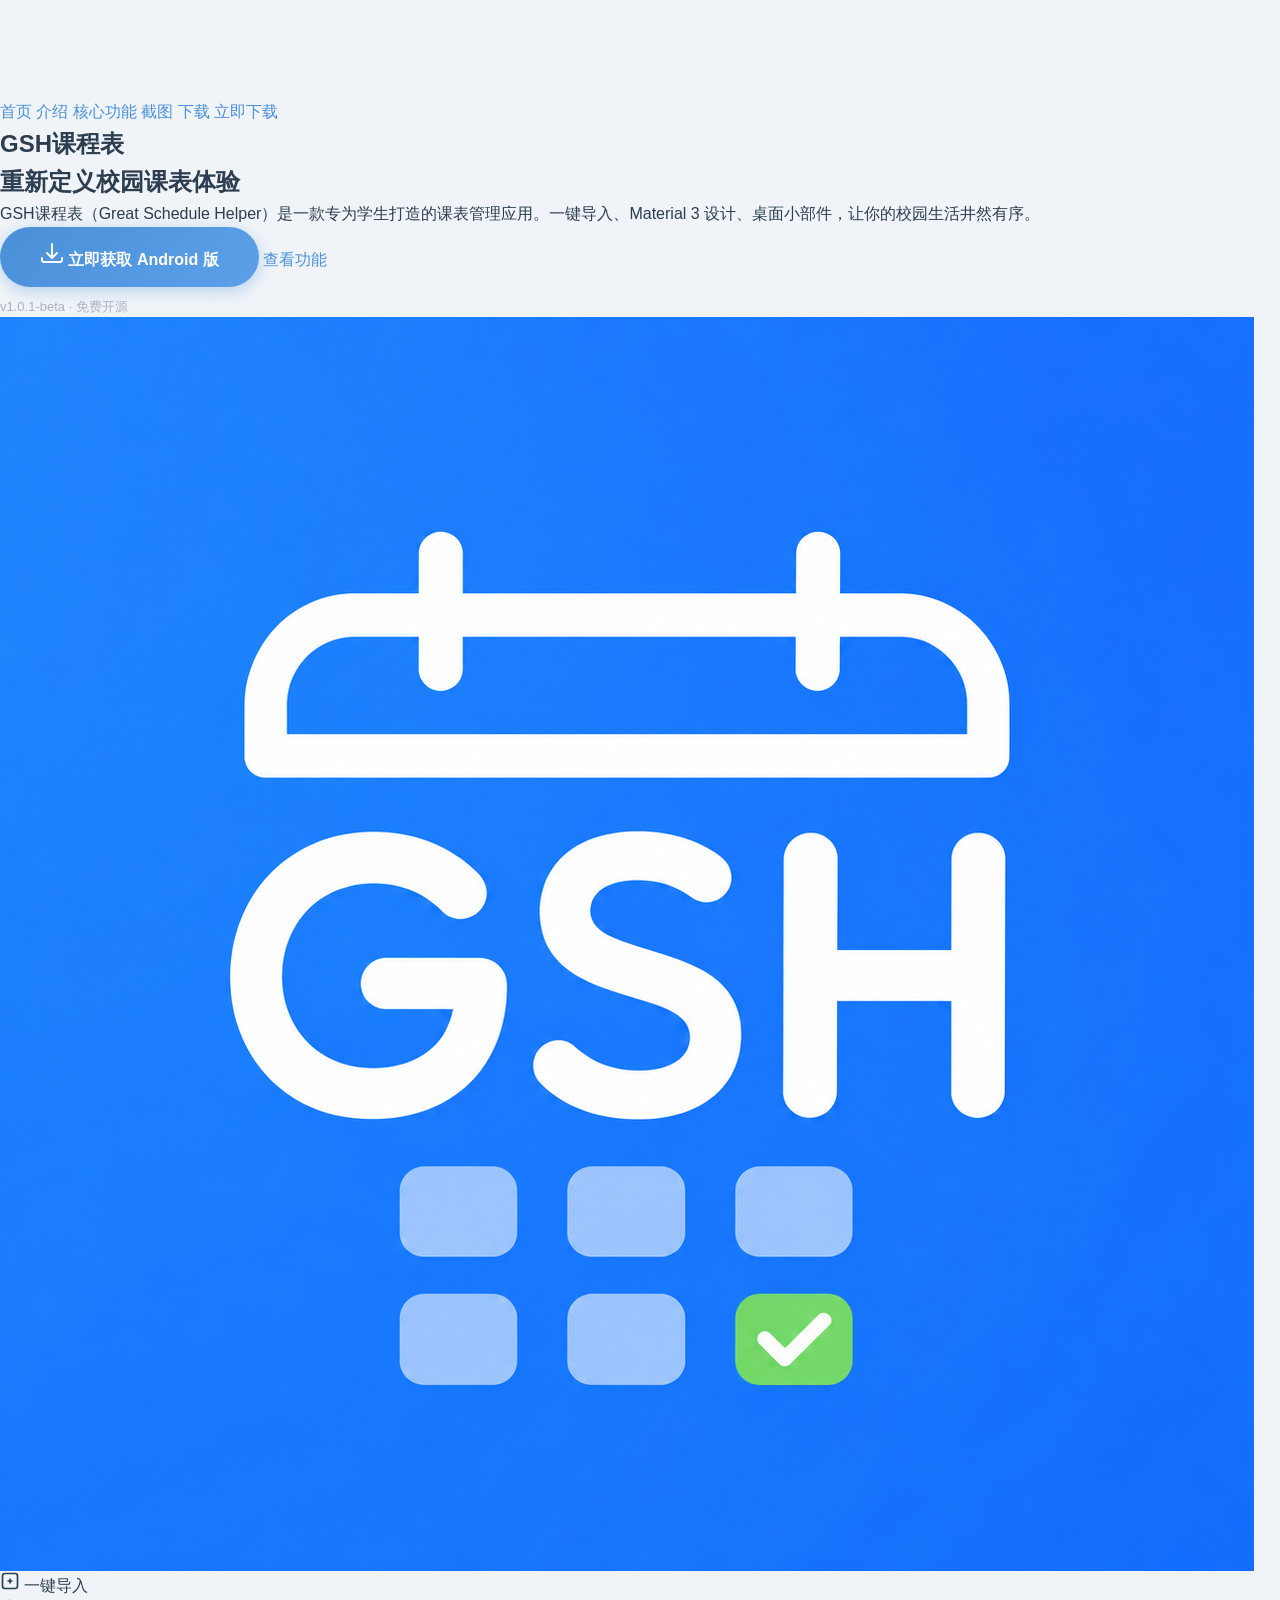
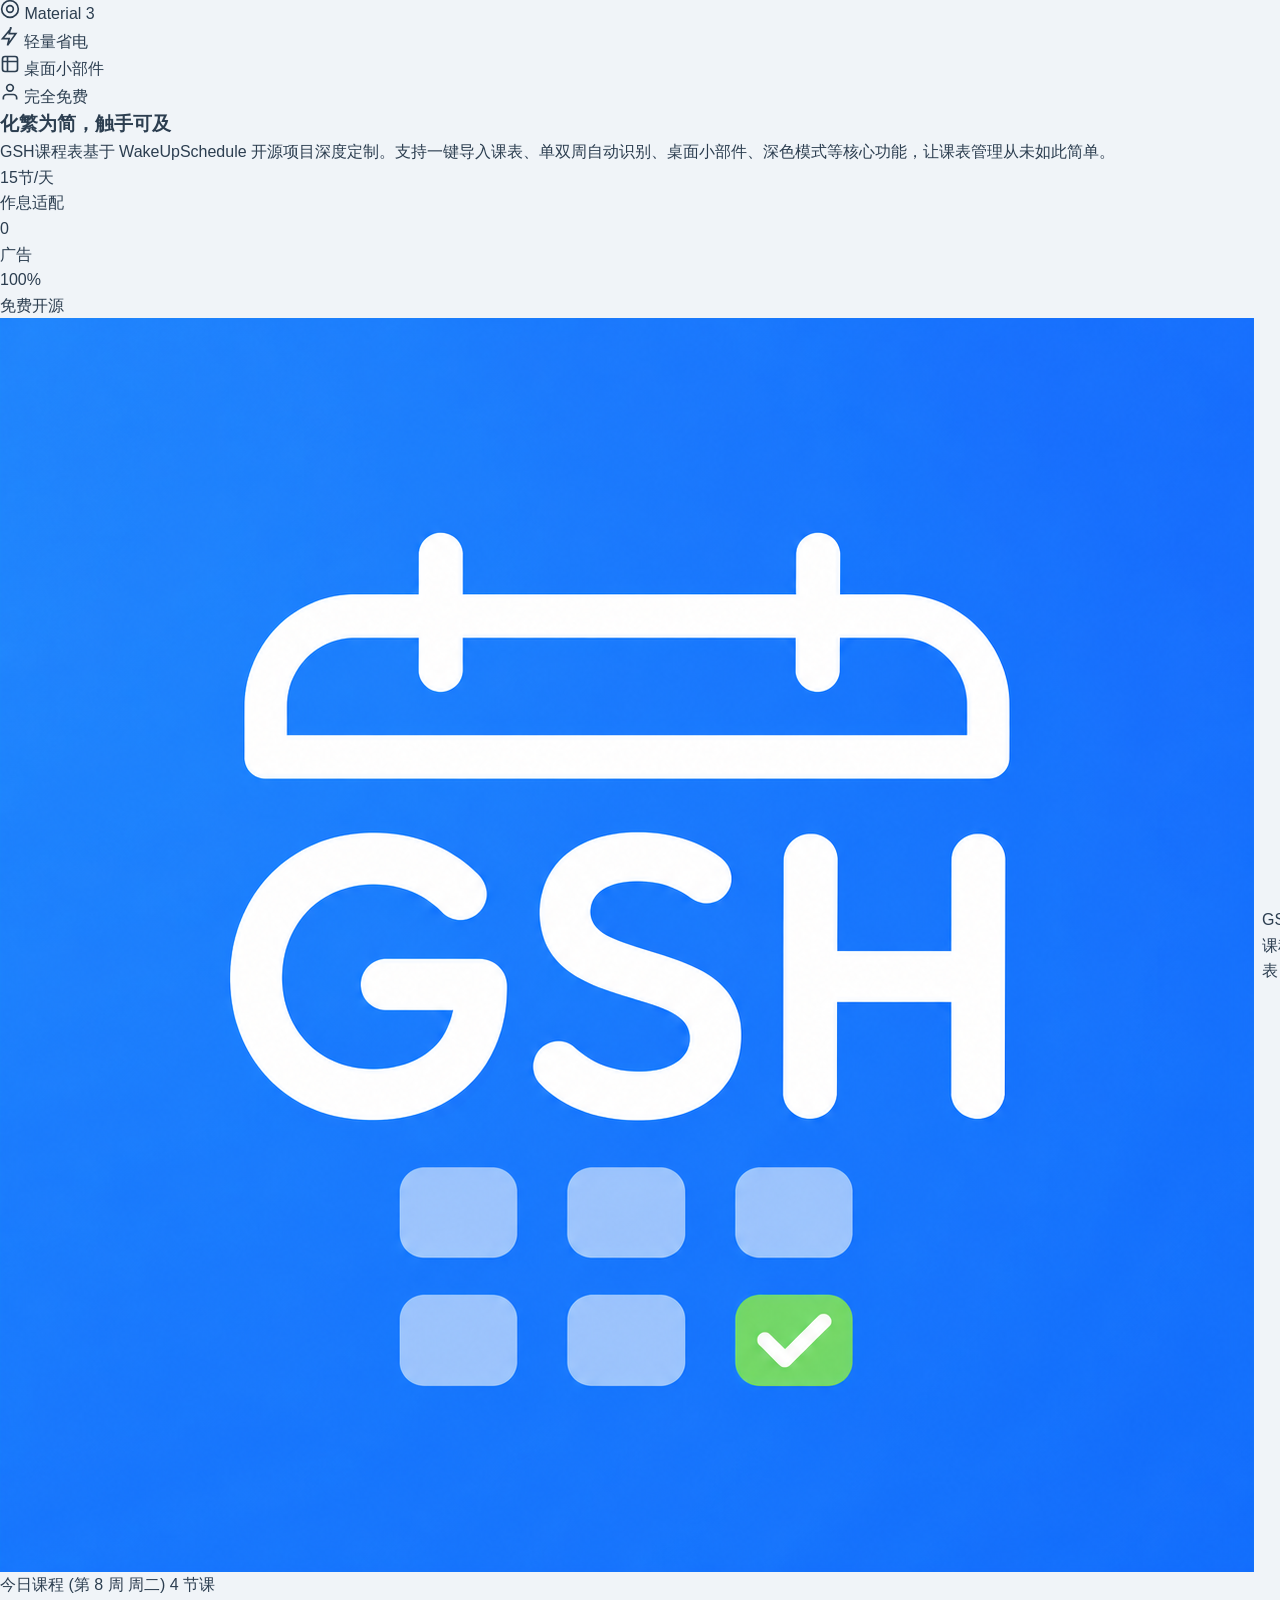
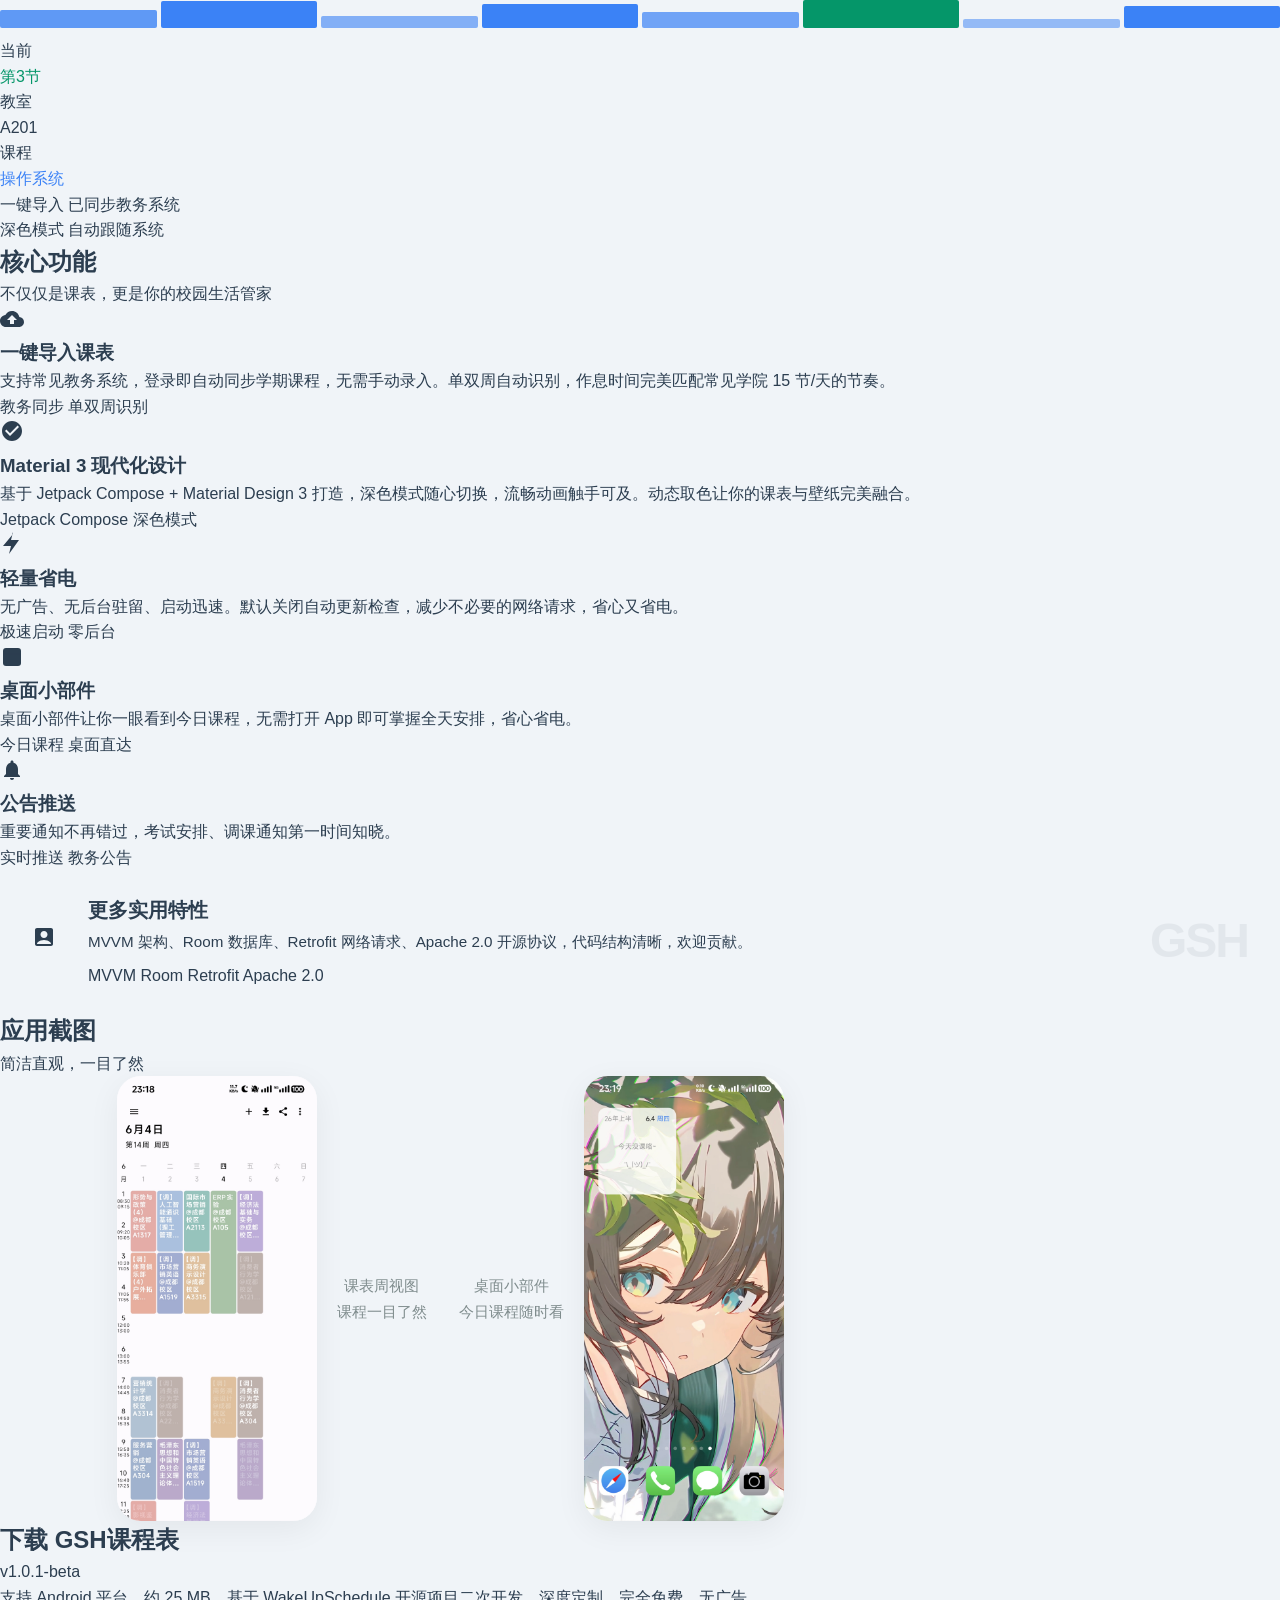
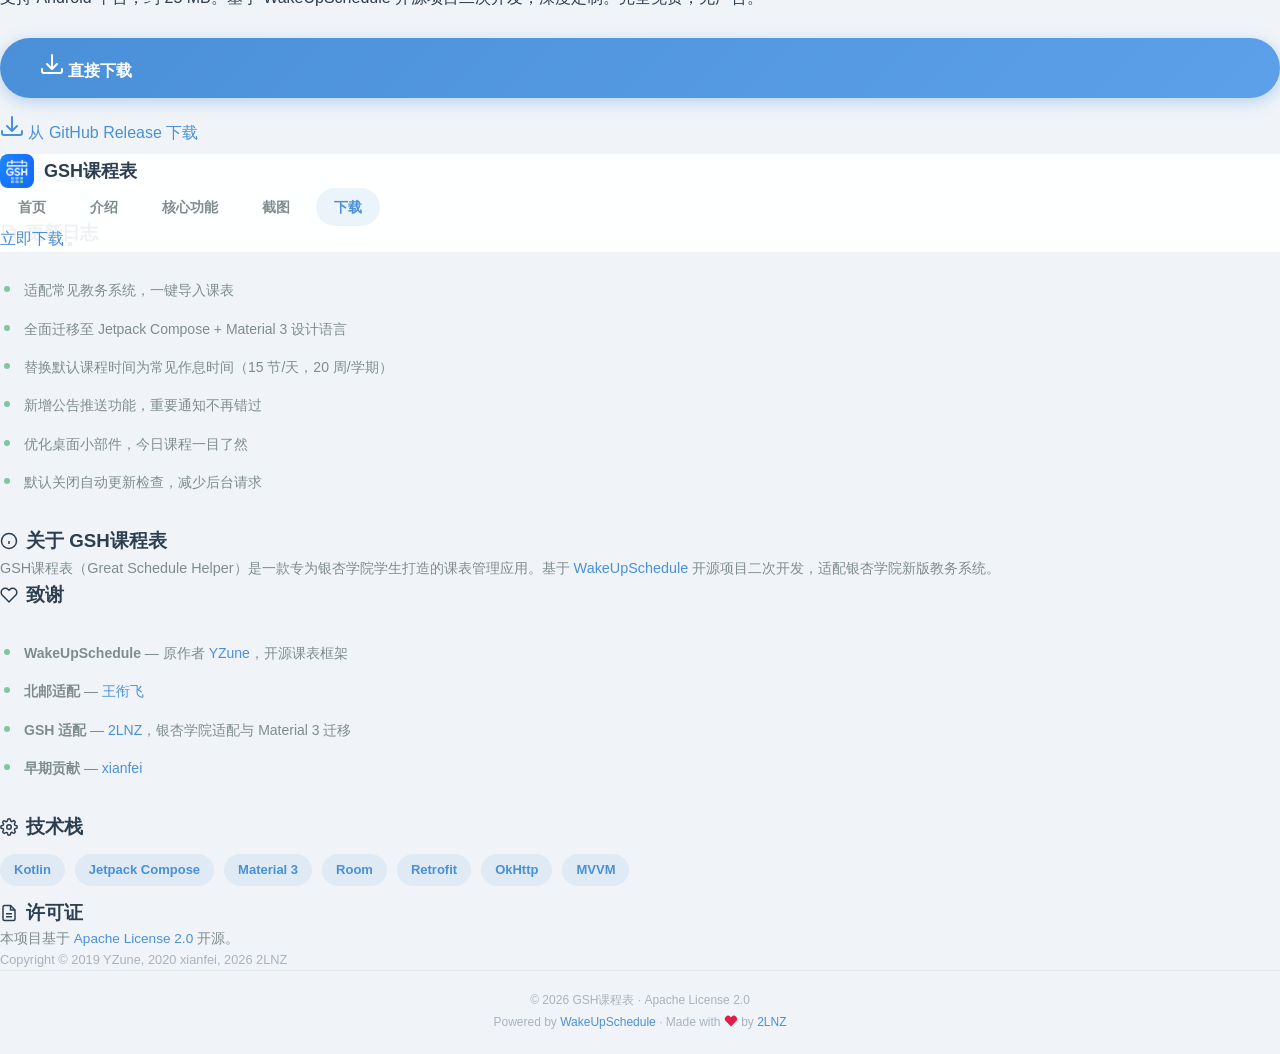
<file: docs/index.html>
<!DOCTYPE html>
<html lang="zh-CN">
<head>
  <meta charset="UTF-8">
  <meta name="viewport" content="width=device-width, initial-scale=1.0">
  <meta name="description" content="GSH课程表 — Great Schedule Helper，你的课表助手。一键导入课表，Material 3 设计，轻量省电。">
  <meta property="og:title" content="GSH课程表 — Great Schedule Helper">
  <meta property="og:description" content="你的课表助手，一键导入，Material 3 设计，轻量省电。">
  <meta property="og:image" content="assets/logo.png">
  <meta property="og:type" content="website">
  <title>GSH课程表 — Great Schedule</title>
  <link rel="icon" type="image/png" href="assets/logo.png">
  <link rel="stylesheet" href="css/style.css">
</head>
<body>

  <!-- Navigation -->
  <nav class="nav" id="nav">
    <a href="#hero-text" class="nav-brand">
      <img src="assets/logo.png" alt="GSH" class="nav-logo-img">
      <span>GSH课程表</span>
    </a>
    <div class="nav-links" id="navLinks">
      <a href="#hero-text" class="active">首页</a>
      <a href="#about">介绍</a>
      <a href="#features-1">核心功能</a>
      <a href="#screenshots">截图</a>
      <a href="#download-about">下载</a>
    </div>
    <a href="#download-about" class="nav-dl-btn nav-dl-btn-desktop">立即下载</a>
    <button class="hamburger" id="hamburger" aria-label="菜单">
      <span></span><span></span><span></span>
    </button>
  </nav>
  <div class="mobile-nav-overlay" id="mobileOverlay">
    <div class="mobile-nav-panel">
      <a href="#hero-text">首页</a>
      <a href="#about">介绍</a>
      <a href="#features-1">核心功能</a>
      <a href="#screenshots">截图</a>
      <a href="#download-about">下载</a>
      <a href="#download-about" class="mobile-dl-btn">立即下载</a>
    </div>
  </div>

  <main>
    <!-- ====== Page 1: Hero Text ====== -->
    <section id="hero-text" class="hero-text">
      <div class="container">
        <h1><span class="gradient-text">GSH课程表</span></h1>
        <h2>重新定义校园课表体验</h2>
        <p>
          GSH课程表（Great Schedule Helper）是一款专为学生打造的课表管理应用。一键导入、Material 3 设计、桌面小部件，让你的校园生活井然有序。
        </p>
        <div class="cta-container">
          <a href="#download-about" class="btn-primary">
            <svg width="24" height="24" viewBox="0 0 24 24" fill="none" stroke="currentColor" stroke-width="2" stroke-linecap="round" stroke-linejoin="round">
              <path d="M12 17V3m-5 9 5 5 5-5M2 17v2a2 2 0 0 0 2 2h16a2 2 0 0 0 2-2v-2"/>
            </svg>
            立即获取 Android 版
          </a>
          <a href="#features-1" class="btn-secondary">查看功能</a>
        </div>
        <span class="hero-version">v1.0.1-beta · 免费开源</span>
      </div>
    </section>

    <!-- ====== Page 2: Hero Visual ====== -->
    <section id="hero-visual" class="hero-visual-section">
      <div class="container">
        <div class="hero-visual">
          <img src="assets/logo.png" alt="GSH" class="hero-logo-large">
          <div class="feature-badge badge-1">
            <svg width="20" height="20" viewBox="0 0 24 24" fill="none" stroke="currentColor" stroke-width="2"><rect x="3" y="3" width="18" height="18" rx="3"/><path d="M9 12h6M12 9v6"/></svg>
            一键导入
          </div>
          <div class="feature-badge badge-2">
            <svg width="20" height="20" viewBox="0 0 24 24" fill="none" stroke="currentColor" stroke-width="2"><circle cx="12" cy="12" r="10"/><circle cx="12" cy="12" r="4"/></svg>
            Material 3
          </div>
          <div class="feature-badge badge-3">
            <svg width="20" height="20" viewBox="0 0 24 24" fill="none" stroke="currentColor" stroke-width="2"><path d="M13 2L3 14h8l-2 8 10-14h-8l2-8z"/></svg>
            轻量省电
          </div>
          <div class="feature-badge badge-4">
            <svg width="20" height="20" viewBox="0 0 24 24" fill="none" stroke="currentColor" stroke-width="2"><rect x="3" y="3" width="18" height="18" rx="3"/><path d="M3 9h18M9 3v18"/></svg>
            桌面小部件
          </div>
          <div class="feature-badge badge-5">
            <svg width="20" height="20" viewBox="0 0 24 24" fill="none" stroke="currentColor" stroke-width="2"><path d="M20 21v-2a4 4 0 0 0-4-4H8a4 4 0 0 0-4 4v2"/><circle cx="12" cy="7" r="4"/></svg>
            完全免费
          </div>
        </div>
      </div>
    </section>

    <!-- ====== Page 3: About / 介绍 ====== -->
    <section id="about" class="section-padding fade-in">
      <div class="container">
        <div class="about-grid">
          <div>
            <h3>化繁为简，触手可及</h3>
            <p>
              GSH课程表基于 WakeUpSchedule 开源项目深度定制。支持一键导入课表、单双周自动识别、桌面小部件、深色模式等核心功能，让课表管理从未如此简单。
            </p>
            <div class="about-stats">
              <div>
                <div class="stat-value blue">15节/天</div>
                <div class="stat-label">作息适配</div>
              </div>
              <div>
                <div class="stat-value green">0</div>
                <div class="stat-label">广告</div>
              </div>
              <div>
                <div class="stat-value yellow">100%</div>
                <div class="stat-label">免费开源</div>
              </div>
            </div>
          </div>
          <div class="about-phone-mockup">
            <div class="phone-frame">
              <div class="phone-screen-header">
                <div style="display:flex;align-items:center;gap:8px;">
                  <img src="assets/logo.png" alt="" class="app-icon-sm">
                  <span>GSH课程表</span>
                </div>
                <div class="phone-screen-dots">
                  <div></div><div></div>
                </div>
              </div>
              <div class="phone-schedule-card">
                <div class="card-header">
                  <span>今日课程 (第 8 周 周二)</span>
                  <span class="badge">4 节课</span>
                </div>
                <div style="display:flex;gap:4px;height:30px;align-items:flex-end;margin-bottom:10px;">
                  <div style="flex:1;height:60%;background:#3B82F6;border-radius:2px;opacity:0.8;"></div>
                  <div style="flex:1;height:90%;background:#3B82F6;border-radius:2px;"></div>
                  <div style="flex:1;height:40%;background:#3B82F6;border-radius:2px;opacity:0.6;"></div>
                  <div style="flex:1;height:80%;background:#3B82F6;border-radius:2px;"></div>
                  <div style="flex:1;height:55%;background:#3B82F6;border-radius:2px;opacity:0.7;"></div>
                  <div style="flex:1;height:95%;background:#059669;border-radius:2px;"></div>
                  <div style="flex:1;height:30%;background:#3B82F6;border-radius:2px;opacity:0.5;"></div>
                  <div style="flex:1;height:75%;background:#3B82F6;border-radius:2px;"></div>
                </div>
                <div class="phone-schedule-row">
                  <div>
                    <p>当前</p>
                    <p style="color:#059669;">第3节</p>
                  </div>
                  <div>
                    <p>教室</p>
                    <p>A201</p>
                  </div>
                  <div>
                    <p>课程</p>
                    <p style="color:#3B82F6;">操作系统</p>
                  </div>
                </div>
              </div>
              <div class="phone-quick-actions">
                <div class="phone-quick-action">
                  <div class="dot dot-green"></div>
                  <span>一键导入</span>
                  <span>已同步教务系统</span>
                </div>
                <div class="phone-quick-action">
                  <div class="dot dot-yellow"></div>
                  <span>深色模式</span>
                  <span>自动跟随系统</span>
                </div>
              </div>
              <div class="phone-bottom-nav">
                <div class="active"></div>
                <div></div>
                <div></div>
                <div></div>
              </div>
            </div>
          </div>
        </div>
      </div>
    </section>

    <!-- ====== Page 4: Features Row 1 (一键导入 + Material 3) ====== -->
    <section id="features-1" class="features-page">
      <div class="container">
        <div class="section-title fade-in">
          <h2>核心功能</h2>
          <p>不仅仅是课表，更是你的校园生活管家</p>
        </div>
        <div class="grid-features">
          <div class="feature-card card-6 fade-in">
            <div class="feature-icon blue">
              <svg width="24" height="24" viewBox="0 0 24 24" fill="currentColor"><path d="M19.35 10.04C18.67 6.59 15.64 4 12 4 9.11 4 6.6 5.64 5.35 8.04 2.34 8.36 0 10.91 0 14c0 3.31 2.69 6 6 6h13c2.76 0 5-2.24 5-5 0-2.64-2.05-4.78-4.65-4.96zM14 13v4h-4v-4H7l5-5 5 5h-3z"/></svg>
            </div>
            <h3>一键导入课表</h3>
            <p>支持常见教务系统，登录即自动同步学期课程，无需手动录入。单双周自动识别，作息时间完美匹配常见学院 15 节/天的节奏。</p>
            <div class="feature-tags">
              <span class="tag tag-blue">教务同步</span>
              <span class="tag tag-blue">单双周识别</span>
            </div>
          </div>
          <div class="feature-card card-6 fade-in">
            <div class="feature-icon green">
              <svg width="24" height="24" viewBox="0 0 24 24" fill="currentColor"><path d="M12 2C6.48 2 2 6.48 2 12s4.48 10 10 10 10-4.48 10-10S17.52 2 12 2zm-2 15l-5-5 1.41-1.41L10 14.17l7.59-7.59L19 8l-9 9z"/></svg>
            </div>
            <h3>Material 3 现代化设计</h3>
            <p>基于 Jetpack Compose + Material Design 3 打造，深色模式随心切换，流畅动画触手可及。动态取色让你的课表与壁纸完美融合。</p>
            <div class="feature-tags">
              <span class="tag tag-green">Jetpack Compose</span>
              <span class="tag tag-green">深色模式</span>
            </div>
          </div>
        </div>
      </div>
    </section>

    <!-- ====== Page 5: Features Row 2 (轻量省电 + 桌面小部件 + 公告推送 + 更多) ====== -->
    <section id="features-2" class="features-page">
      <div class="container">
        <div class="grid-features">
          <div class="feature-card card-4 fade-in">
            <div class="feature-icon orange">
              <svg width="24" height="24" viewBox="0 0 24 24" fill="currentColor"><path d="M13 2L3 14h8l-2 8 10-14h-8l2-8z"/></svg>
            </div>
            <h3>轻量省电</h3>
            <p>无广告、无后台驻留、启动迅速。默认关闭自动更新检查，减少不必要的网络请求，省心又省电。</p>
            <div class="feature-tags">
              <span class="tag tag-orange">极速启动</span>
              <span class="tag tag-orange">零后台</span>
            </div>
          </div>
          <div class="feature-card card-4 fade-in">
            <div class="feature-icon purple">
              <svg width="24" height="24" viewBox="0 0 24 24" fill="currentColor"><rect x="3" y="3" width="18" height="18" rx="3"/><path d="M3 9h18M9 3v18" fill="none" stroke="currentColor" stroke-width="1.5"/></svg>
            </div>
            <h3>桌面小部件</h3>
            <p>桌面小部件让你一眼看到今日课程，无需打开 App 即可掌握全天安排，省心省电。</p>
            <div class="feature-tags">
              <span class="tag tag-purple">今日课程</span>
              <span class="tag tag-purple">桌面直达</span>
            </div>
          </div>
          <div class="feature-card card-4 fade-in">
            <div class="feature-icon blue">
              <svg width="24" height="24" viewBox="0 0 24 24" fill="currentColor"><path d="M12 22c1.1 0 2-.9 2-2h-4c0 1.1.89 2 2 2zm6-6v-5c0-3.07-1.64-5.64-4.5-6.32V4c0-.83-.67-1.5-1.5-1.5s-1.5.67-1.5 1.5v.68C7.63 5.36 6 7.92 6 11v5l-2 2v1h16v-1l-2-2z"/></svg>
            </div>
            <h3>公告推送</h3>
            <p>重要通知不再错过，考试安排、调课通知第一时间知晓。</p>
            <div class="feature-tags">
              <span class="tag tag-blue">实时推送</span>
              <span class="tag tag-blue">教务公告</span>
            </div>
          </div>
          <div class="feature-card card-12 fade-in" style="min-height:auto;padding:1.5rem 2rem;">
            <div style="display:flex;align-items:center;width:100%;gap:2rem;">
              <div class="feature-icon purple" style="margin-bottom:0;">
                <svg width="24" height="24" viewBox="0 0 24 24" fill="currentColor"><path d="M19 3H5c-1.1 0-2 .9-2 2v14c0 1.1.9 2 2 2h14c1.1 0 2-.9 2-2V5c0-1.1-.9-2-2-2zm-7 3c1.93 0 3.5 1.57 3.5 3.5S13.93 13 12 13s-3.5-1.57-3.5-3.5S10.07 6 12 6zm7 13H5v-.23c0-.62.28-1.2.76-1.58C7.47 15.82 9.64 15 12 15s4.53.82 6.24 2.19c.48.38.76.97.76 1.58V19z"/></svg>
              </div>
              <div style="flex:1;">
                <h3 style="font-size:1.25rem;margin-bottom:0.25rem;">更多实用特性</h3>
                <p style="margin-bottom:8px;font-size:0.95rem;">MVVM 架构、Room 数据库、Retrofit 网络请求、Apache 2.0 开源协议，代码结构清晰，欢迎贡献。</p>
                <div class="feature-tags">
                  <span class="tag tag-purple">MVVM</span>
                  <span class="tag tag-purple">Room</span>
                  <span class="tag tag-purple">Retrofit</span>
                  <span class="tag tag-purple">Apache 2.0</span>
                </div>
              </div>
              <span style="font-weight:900;opacity:0.06;font-size:3rem;line-height:1;letter-spacing:-2px;flex-shrink:0;color:#1E293B;">GSH</span>
            </div>
          </div>
        </div>
      </div>
    </section>

    <!-- ====== Page 6: Screenshots ====== -->
    <section id="screenshots" class="snap-page">
      <div class="container">
        <div class="section-title fade-in">
          <h2>应用截图</h2>
          <p>简洁直观，一目了然</p>
        </div>
        <div class="screenshots-row">
          <div class="shot-group">
            <div class="screenshot-card">
              <img src="assets/001.jpg" alt="GSH课程表 截图一" onerror="this.style.display='none';this.nextElementSibling.style.display='flex'">
              <div class="screenshot-placeholder" style="display:none">001.jpg</div>
            </div>
            <div class="shot-label">课表周视图<br>课程一目了然</div>
          </div>
          <div class="shot-group">
            <div class="shot-label">桌面小部件<br>今日课程随时看</div>
            <div class="screenshot-card">
              <img src="assets/002.jpg" alt="GSH课程表 截图二" onerror="this.style.display='none';this.nextElementSibling.style.display='flex'">
              <div class="screenshot-placeholder" style="display:none">002.jpg</div>
            </div>
          </div>
        </div>
      </div>
    </section>

    <!-- ====== Page 7: Download + About ====== -->
    <section id="download-about" class="snap-page">
      <div class="container">
        <div class="final-download-grid fade-in">
          <!-- Left: Download -->
          <div class="download-info">
            <h2>下载 GSH课程表</h2>
            <span class="version-badge">v1.0.1-beta</span>
            <p>
              支持 Android 平台，约 25 MB。基于 WakeUpSchedule 开源项目二次开发，深度定制。完全免费，无广告。
            </p>
            <div class="download-actions">
              <a href="https://apk.2lnz.top/%E5%BD%93%E5%89%8D%E7%89%88%E6%9C%AC.apk" class="btn-primary" target="_blank" rel="noopener">
                <svg width="24" height="24" viewBox="0 0 24 24" fill="none" stroke="currentColor" stroke-width="2" stroke-linecap="round" stroke-linejoin="round"><path d="M12 17V3m-5 9 5 5 5-5M2 17v2a2 2 0 0 0 2 2h16a2 2 0 0 0 2-2v-2"/></svg>
                直接下载
              </a>
              <a href="https://github.com/2lnz/GSH_GreatSchedule/releases/latest" class="btn-secondary" target="_blank" rel="noopener">
                <svg width="24" height="24" viewBox="0 0 24 24" fill="none" stroke="currentColor" stroke-width="2" stroke-linecap="round" stroke-linejoin="round"><path d="M12 17V3m-5 9 5 5 5-5M2 17v2a2 2 0 0 0 2 2h16a2 2 0 0 0 2-2v-2"/></svg>
                从 GitHub Release 下载
              </a>
              <a href="https://github.com/2lnz/GSH_GreatSchedule/releases" class="btn-secondary" target="_blank" rel="noopener">查看历史版本</a>
            </div>
            <div style="margin-top:2rem;">
              <h3 style="font-size:1.1rem;font-weight:700;margin-bottom:0.75rem;display:flex;align-items:center;gap:8px;"><svg width="18" height="18" viewBox="0 0 24 24" fill="none" stroke="currentColor" stroke-width="2"><path d="M14 2H6a2 2 0 0 0-2 2v16a2 2 0 0 0 2 2h12a2 2 0 0 0 2-2V8z"/><polyline points="14 2 14 8 20 8"/><line x1="16" y1="13" x2="8" y2="13"/><line x1="16" y1="17" x2="8" y2="17"/></svg>更新日志</h3>
              <ul class="changelog">
                <li>适配常见教务系统，一键导入课表</li>
                <li>全面迁移至 Jetpack Compose + Material 3 设计语言</li>
                <li>替换默认课程时间为常见作息时间（15 节/天，20 周/学期）</li>
                <li>新增公告推送功能，重要通知不再错过</li>
                <li>优化桌面小部件，今日课程一目了然</li>
                <li>默认关闭自动更新检查，减少后台请求</li>
              </ul>
            </div>
          </div>

          <!-- Right: About -->
          <div class="download-extras">
            <div>
              <h3 style="display:flex;align-items:center;gap:8px;"><svg width="18" height="18" viewBox="0 0 24 24" fill="none" stroke="currentColor" stroke-width="2"><circle cx="12" cy="12" r="10"/><line x1="12" y1="16" x2="12" y2="12"/><line x1="12" y1="8" x2="12.01" y2="8"/></svg>关于 GSH课程表</h3>
              <p style="color:var(--text-secondary);font-size:0.9rem;line-height:1.7;">
                GSH课程表（Great Schedule Helper）是一款专为银杏学院学生打造的课表管理应用。基于 <a href="https://github.com/YZune/WakeUpSchedule" target="_blank" rel="noopener">WakeUpSchedule</a> 开源项目二次开发，适配银杏学院新版教务系统。
              </p>
            </div>
            <div>
              <h3 style="display:flex;align-items:center;gap:8px;"><svg width="18" height="18" viewBox="0 0 24 24" fill="none" stroke="currentColor" stroke-width="2"><path d="M20.84 4.61a5.5 5.5 0 0 0-7.78 0L12 5.67l-1.06-1.06a5.5 5.5 0 0 0-7.78 7.78l1.06 1.06L12 21.23l7.78-7.78 1.06-1.06a5.5 5.5 0 0 0 0-7.78z"/></svg>致谢</h3>
              <ul class="changelog">
                <li><strong>WakeUpSchedule</strong> — 原作者 <a href="https://github.com/YZune" target="_blank" rel="noopener">YZune</a>，开源课表框架</li>
                <li><strong>北邮适配</strong> — <a href="https://github.com/wangxianfei2002" target="_blank" rel="noopener">王衔飞</a></li>
                <li><strong>GSH 适配</strong> — <a href="https://github.com/2lnz" target="_blank" rel="noopener">2LNZ</a>，银杏学院适配与 Material 3 迁移</li>
                <li><strong>早期贡献</strong> — <a href="https://github.com/xianfei" target="_blank" rel="noopener">xianfei</a></li>
              </ul>
            </div>
            <div>
              <h3 style="display:flex;align-items:center;gap:8px;"><svg width="18" height="18" viewBox="0 0 24 24" fill="none" stroke="currentColor" stroke-width="2"><circle cx="12" cy="12" r="3"/><path d="M19.4 15a1.65 1.65 0 0 0 .33 1.82l.06.06a2 2 0 0 1-2.83 2.83l-.06-.06a1.65 1.65 0 0 0-1.82-.33 1.65 1.65 0 0 0-1 1.51V21a2 2 0 0 1-4 0v-.09A1.65 1.65 0 0 0 9 19.4a1.65 1.65 0 0 0-1.82.33l-.06.06a2 2 0 0 1-2.83-2.83l.06-.06A1.65 1.65 0 0 0 4.68 15a1.65 1.65 0 0 0-1.51-1H3a2 2 0 0 1 0-4h.09A1.65 1.65 0 0 0 4.6 9a1.65 1.65 0 0 0-.33-1.82l-.06-.06a2 2 0 0 1 2.83-2.83l.06.06A1.65 1.65 0 0 0 9 4.68a1.65 1.65 0 0 0 1-1.51V3a2 2 0 0 1 4 0v.09a1.65 1.65 0 0 0 1 1.51 1.65 1.65 0 0 0 1.82-.33l.06-.06a2 2 0 0 1 2.83 2.83l-.06.06A1.65 1.65 0 0 0 19.4 9a1.65 1.65 0 0 0 1.51 1H21a2 2 0 0 1 0 4h-.09a1.65 1.65 0 0 0-1.51 1z"/></svg>技术栈</h3>
              <div class="tech-tags">
                <span class="tech-tag">Kotlin</span>
                <span class="tech-tag">Jetpack Compose</span>
                <span class="tech-tag">Material 3</span>
                <span class="tech-tag">Room</span>
                <span class="tech-tag">Retrofit</span>
                <span class="tech-tag">OkHttp</span>
                <span class="tech-tag">MVVM</span>
              </div>
            </div>
            <div>
              <h3 style="display:flex;align-items:center;gap:8px;"><svg width="18" height="18" viewBox="0 0 24 24" fill="none" stroke="currentColor" stroke-width="2"><path d="M14 2H6a2 2 0 0 0-2 2v16a2 2 0 0 0 2 2h12a2 2 0 0 0 2-2V8z"/><polyline points="14 2 14 8 20 8"/><line x1="16" y1="13" x2="8" y2="13"/><line x1="16" y1="17" x2="8" y2="17"/></svg>许可证</h3>
              <p style="color:var(--text-secondary);font-size:0.85rem;">本项目基于 <a href="https://www.apache.org/licenses/LICENSE-2.0" target="_blank" rel="noopener">Apache License 2.0</a> 开源。</p>
              <p style="color:var(--text-muted);font-size:0.8rem;">Copyright © 2019 YZune, 2020 xianfei, 2026 2LNZ</p>
            </div>
          </div>
        </div>
      </div>
    </section>
  </main>

  <!-- Footer -->
  <footer class="footer">
    <p>© 2026 GSH课程表 · Apache License 2.0</p>
    <p>Powered by <a href="https://github.com/YZune/WakeUpSchedule" target="_blank" rel="noopener">WakeUpSchedule</a> · Made with <svg width="14" height="14" viewBox="0 0 24 24" fill="#E11D48" stroke="none" style="display:inline;vertical-align:-2px;"><path d="M20.84 4.61a5.5 5.5 0 0 0-7.78 0L12 5.67l-1.06-1.06a5.5 5.5 0 0 0-7.78 7.78l1.06 1.06L12 21.23l7.78-7.78 1.06-1.06a5.5 5.5 0 0 0 0-7.78z"/></svg> by <a href="https://github.com/2lnz" target="_blank" rel="noopener">2LNZ</a></p>
  </footer>

  <script src="js/main.js"></script>
</body>
</html>
</file>
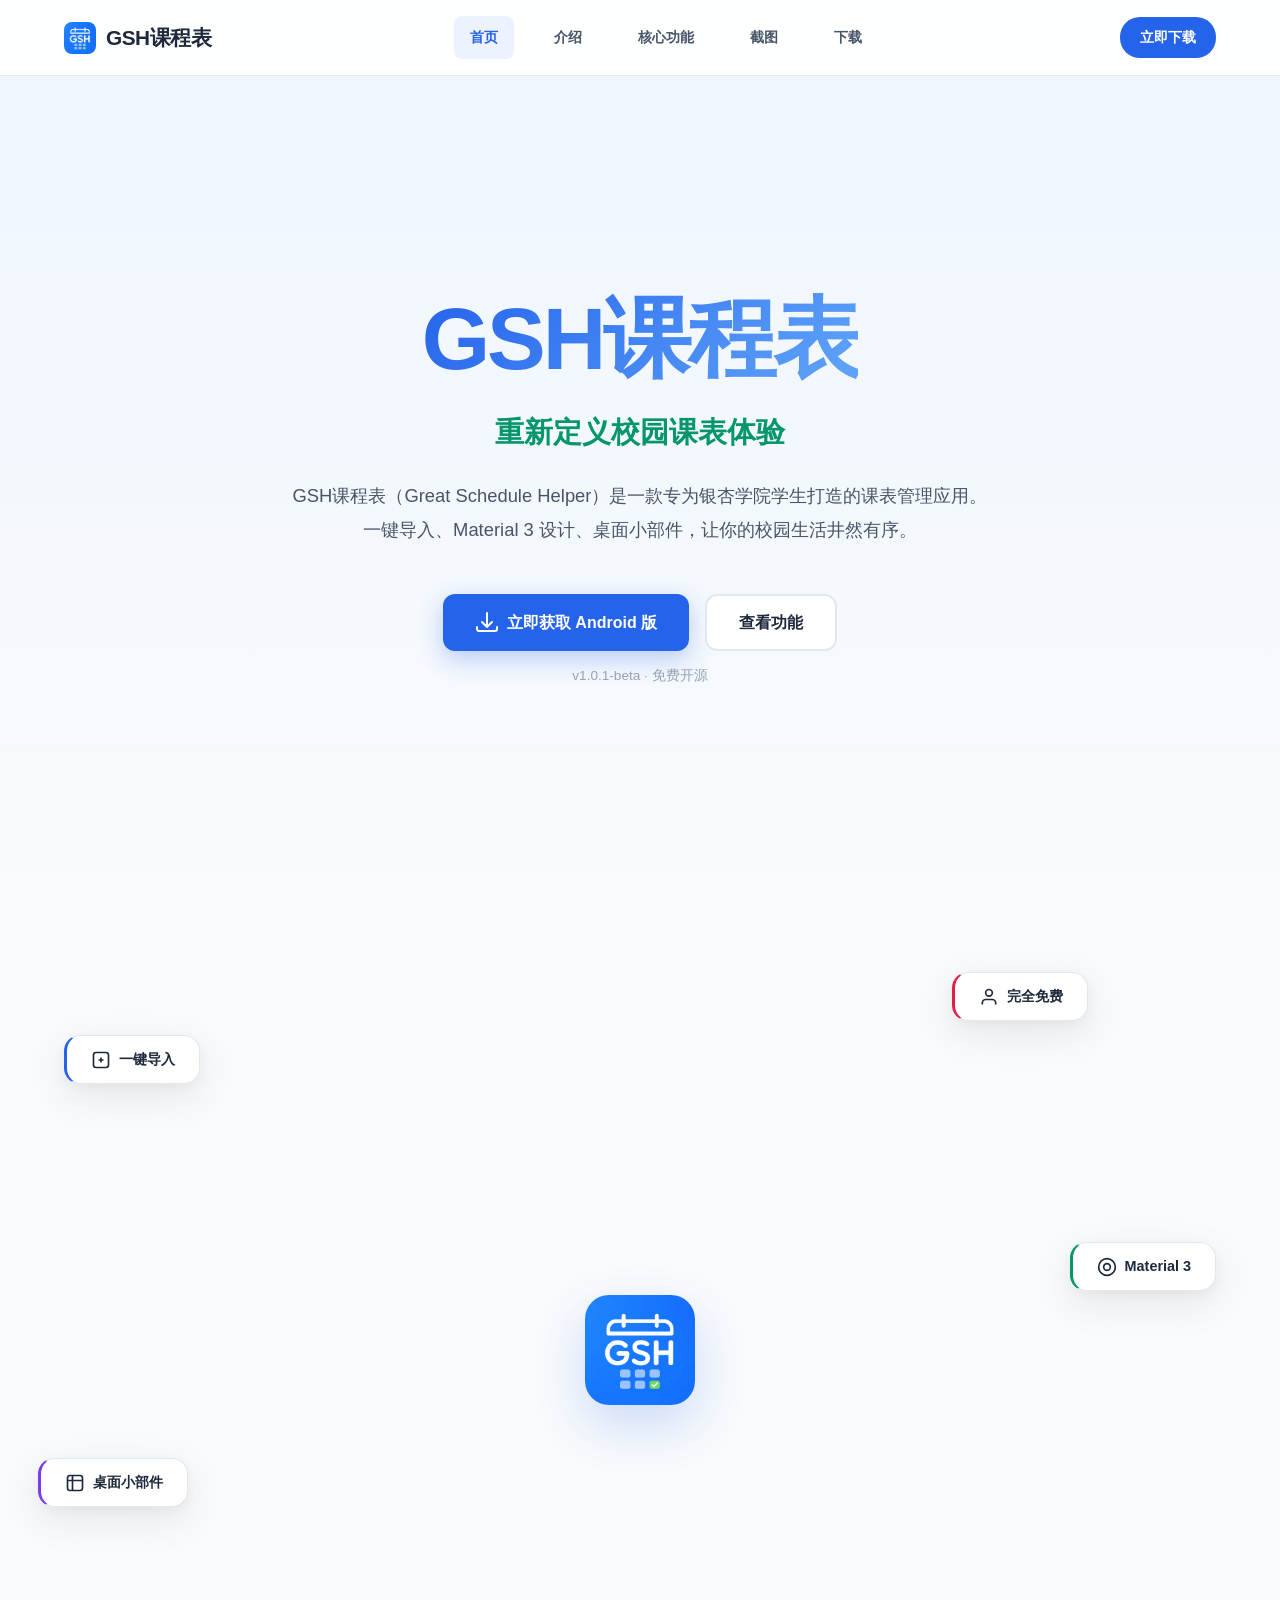
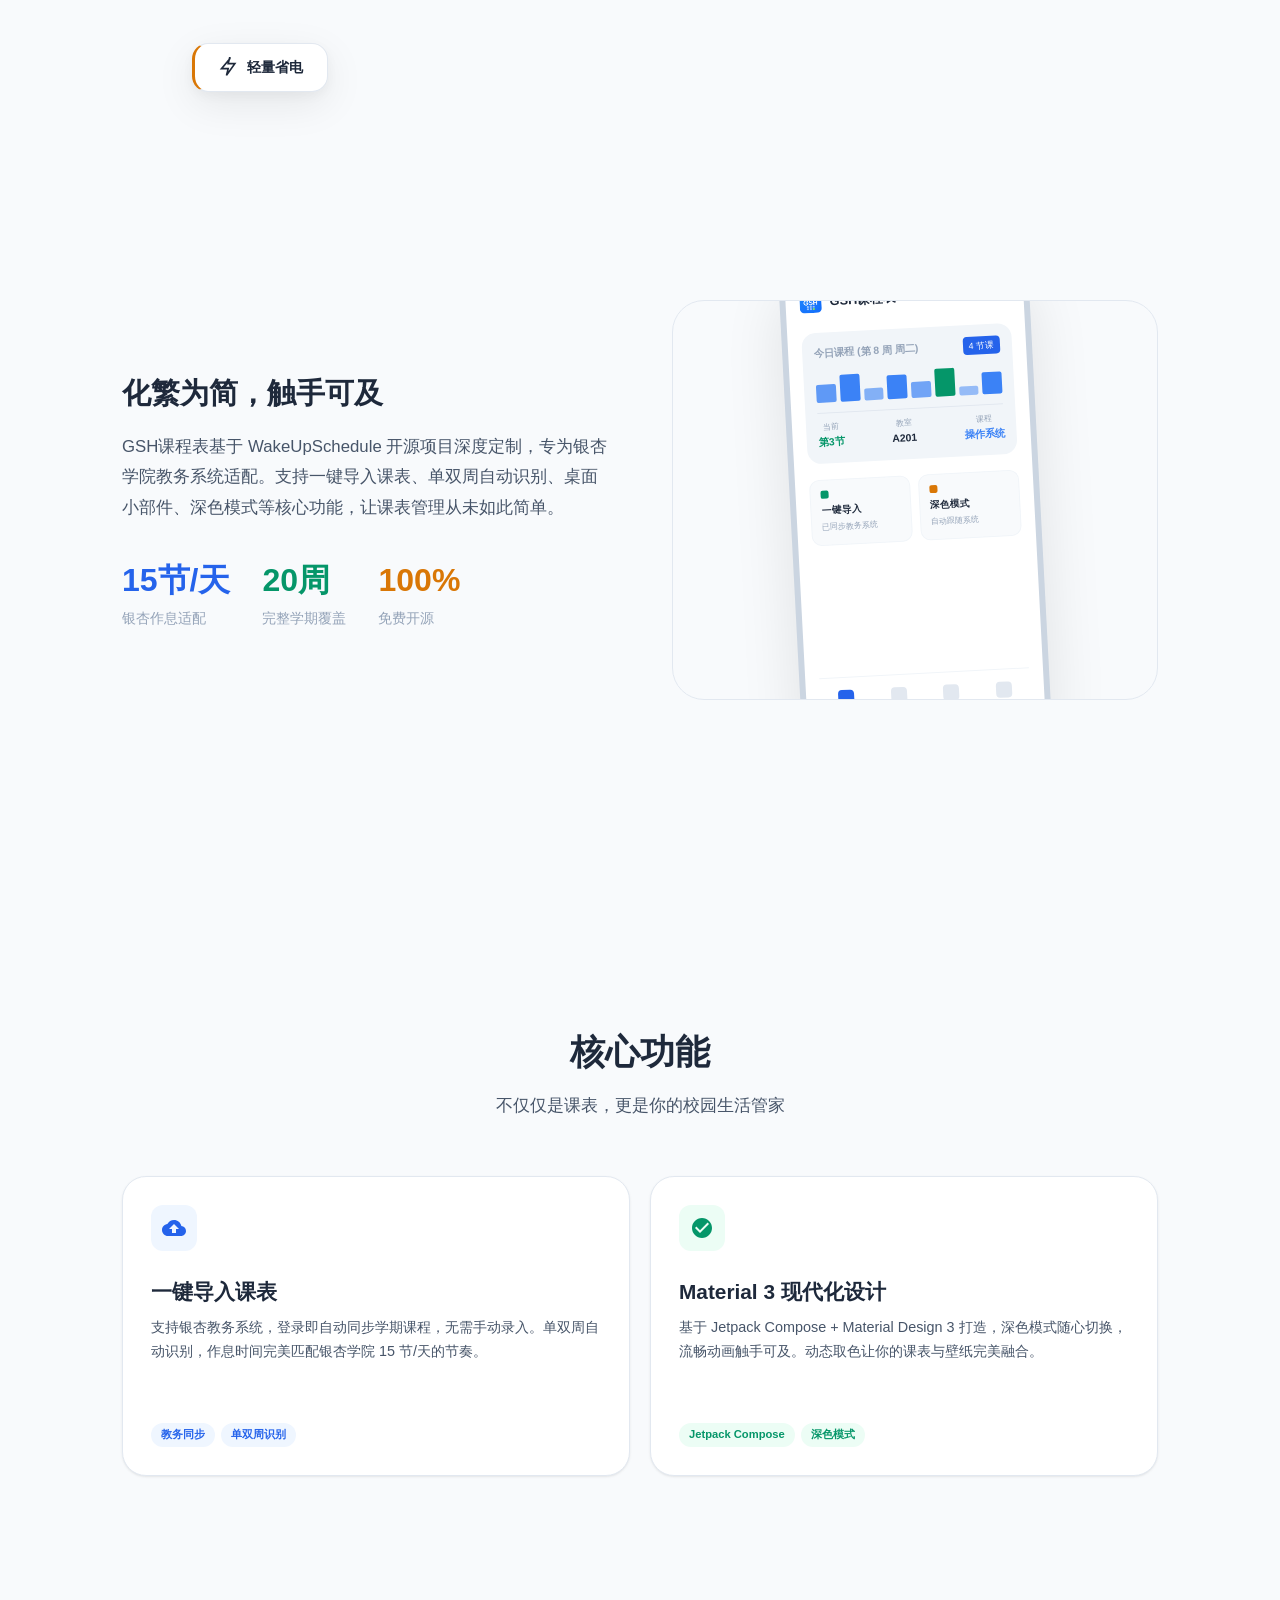
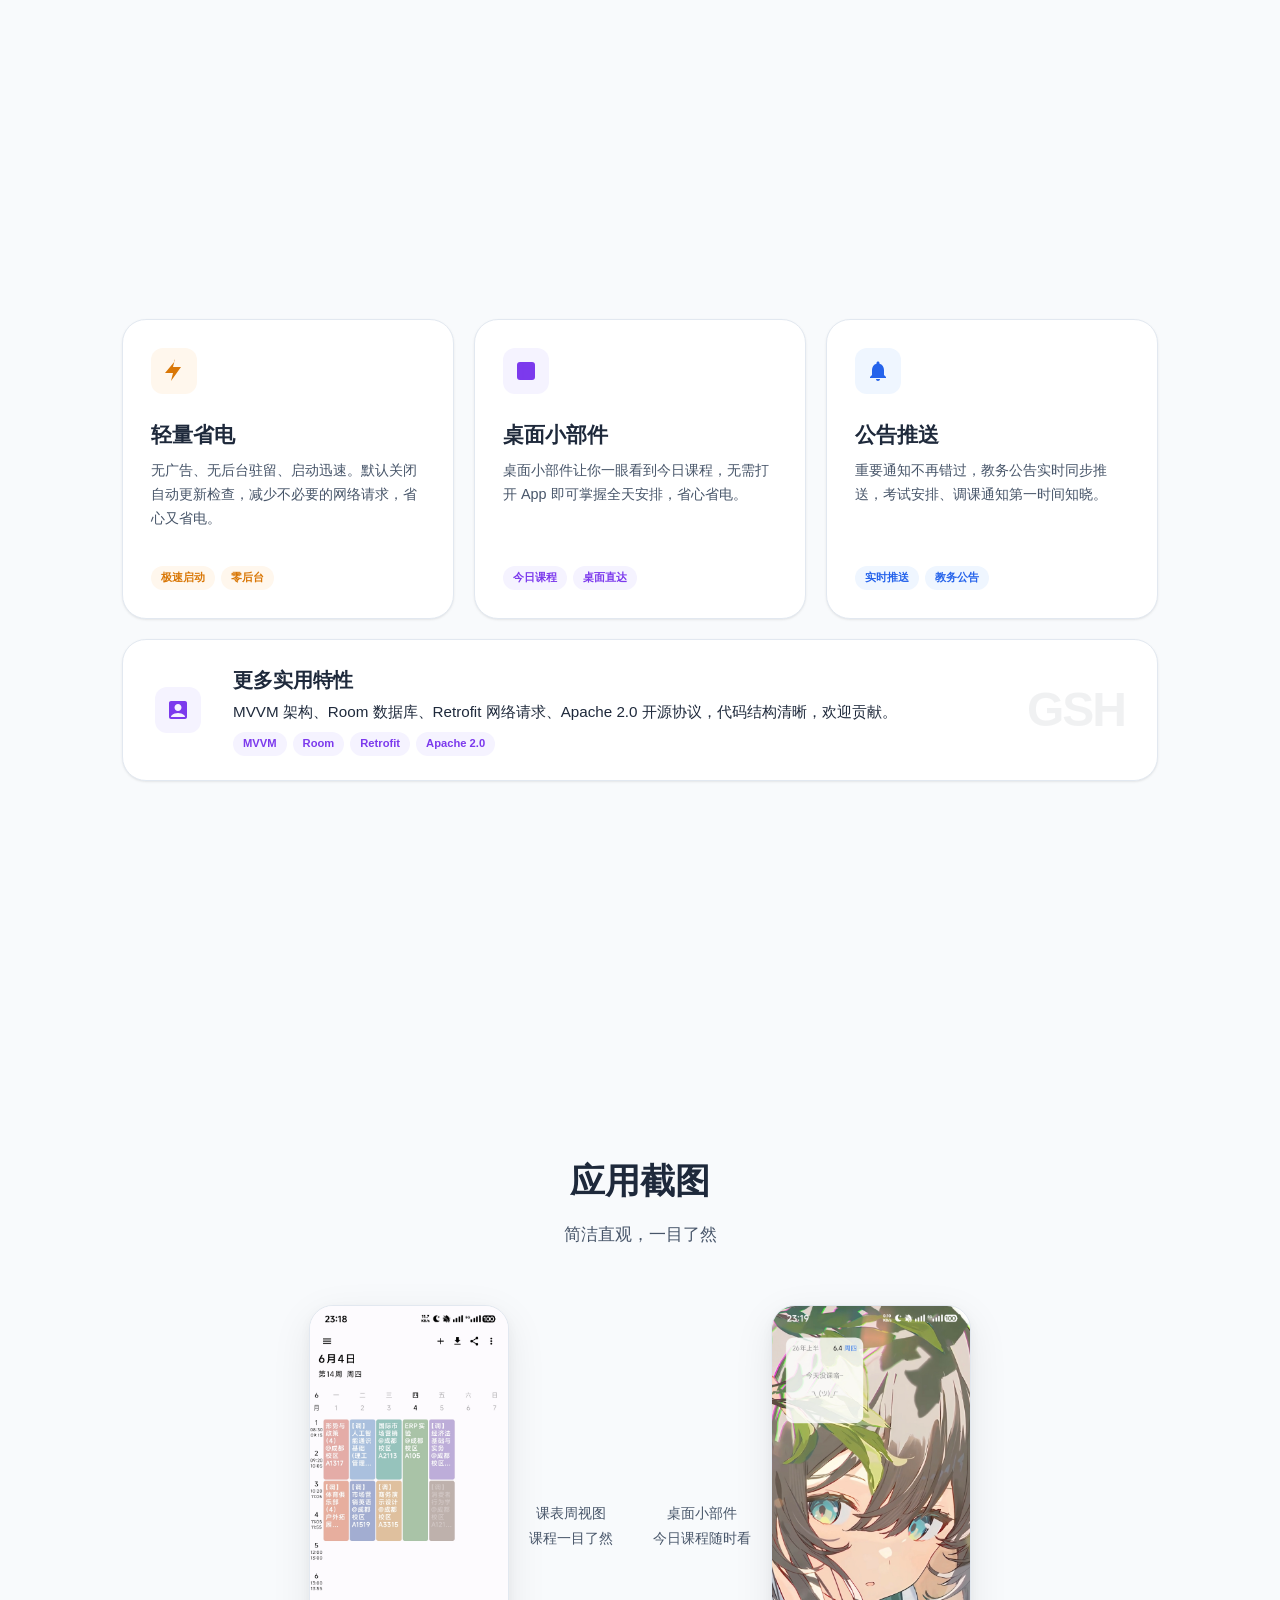
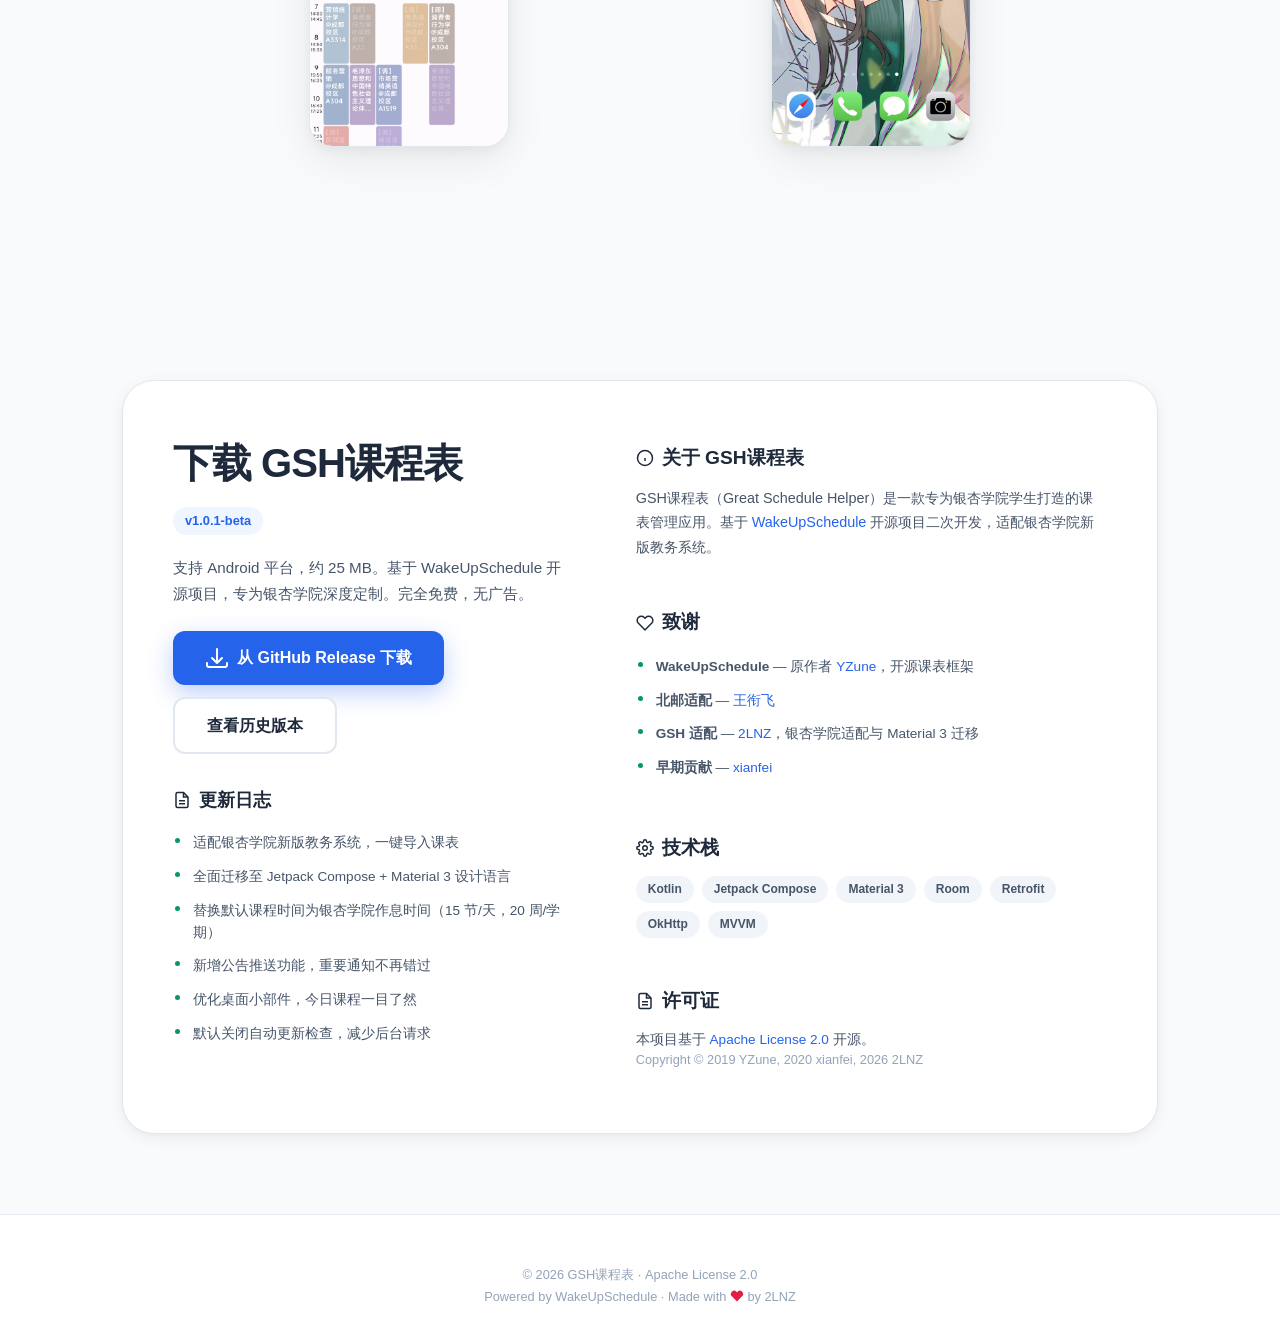
<file: docs/test/index.html>
<!DOCTYPE html>
<html lang="zh-CN">
<head>
  <meta charset="UTF-8">
  <meta name="viewport" content="width=device-width, initial-scale=1.0">
  <meta name="description" content="GSH课程表 — Great Schedule Helper，你的银杏校园课表助手。一键导入课表，Material 3 设计，轻量省电。">
  <meta property="og:title" content="GSH课程表 — Great Schedule Helper">
  <meta property="og:description" content="你的银杏校园课表助手，一键导入，Material 3 设计，轻量省电。">
  <meta property="og:image" content="assets/logo.png">
  <meta property="og:type" content="website">
  <title>GSH课程表 — Great Schedule Helper</title>
  <link rel="icon" type="image/png" href="assets/logo.png">
  <link rel="stylesheet" href="css/style.css">
</head>
<body>

  <!-- Navigation -->
  <nav class="nav" id="nav">
    <a href="#hero-text" class="nav-brand">
      <img src="assets/logo.png" alt="GSH" class="nav-logo-img">
      <span>GSH课程表</span>
    </a>
    <div class="nav-links" id="navLinks">
      <a href="#hero-text" class="active">首页</a>
      <a href="#about">介绍</a>
      <a href="#features-1">核心功能</a>
      <a href="#screenshots">截图</a>
      <a href="#download-about">下载</a>
    </div>
    <a href="#download-about" class="nav-dl-btn nav-dl-btn-desktop">立即下载</a>
    <button class="hamburger" id="hamburger" aria-label="菜单">
      <span></span><span></span><span></span>
    </button>
  </nav>
  <div class="mobile-nav-overlay" id="mobileOverlay">
    <div class="mobile-nav-panel">
      <a href="#hero-text">首页</a>
      <a href="#about">介绍</a>
      <a href="#features-1">核心功能</a>
      <a href="#screenshots">截图</a>
      <a href="#download-about">下载</a>
      <a href="#download-about" class="mobile-dl-btn">立即下载</a>
    </div>
  </div>

  <main>
    <!-- ====== Page 1: Hero Text ====== -->
    <section id="hero-text" class="hero-text">
      <div class="container">
        <h1><span class="gradient-text">GSH课程表</span></h1>
        <h2>重新定义校园课表体验</h2>
        <p>
          GSH课程表（Great Schedule Helper）是一款专为银杏学院学生打造的课表管理应用。一键导入、Material 3 设计、桌面小部件，让你的校园生活井然有序。
        </p>
        <div class="cta-container">
          <a href="#download-about" class="btn-primary">
            <svg width="24" height="24" viewBox="0 0 24 24" fill="none" stroke="currentColor" stroke-width="2" stroke-linecap="round" stroke-linejoin="round">
              <path d="M12 17V3m-5 9 5 5 5-5M2 17v2a2 2 0 0 0 2 2h16a2 2 0 0 0 2-2v-2"/>
            </svg>
            立即获取 Android 版
          </a>
          <a href="#features-1" class="btn-secondary">查看功能</a>
        </div>
        <span class="hero-version">v1.0.1-beta · 免费开源</span>
      </div>
    </section>

    <!-- ====== Page 2: Hero Visual ====== -->
    <section id="hero-visual" class="hero-visual-section">
      <div class="container">
        <div class="hero-visual">
          <img src="assets/logo.png" alt="GSH" class="hero-logo-large">
          <div class="feature-badge badge-1">
            <svg width="20" height="20" viewBox="0 0 24 24" fill="none" stroke="currentColor" stroke-width="2"><rect x="3" y="3" width="18" height="18" rx="3"/><path d="M9 12h6M12 9v6"/></svg>
            一键导入
          </div>
          <div class="feature-badge badge-2">
            <svg width="20" height="20" viewBox="0 0 24 24" fill="none" stroke="currentColor" stroke-width="2"><circle cx="12" cy="12" r="10"/><circle cx="12" cy="12" r="4"/></svg>
            Material 3
          </div>
          <div class="feature-badge badge-3">
            <svg width="20" height="20" viewBox="0 0 24 24" fill="none" stroke="currentColor" stroke-width="2"><path d="M13 2L3 14h8l-2 8 10-14h-8l2-8z"/></svg>
            轻量省电
          </div>
          <div class="feature-badge badge-4">
            <svg width="20" height="20" viewBox="0 0 24 24" fill="none" stroke="currentColor" stroke-width="2"><rect x="3" y="3" width="18" height="18" rx="3"/><path d="M3 9h18M9 3v18"/></svg>
            桌面小部件
          </div>
          <div class="feature-badge badge-5">
            <svg width="20" height="20" viewBox="0 0 24 24" fill="none" stroke="currentColor" stroke-width="2"><path d="M20 21v-2a4 4 0 0 0-4-4H8a4 4 0 0 0-4 4v2"/><circle cx="12" cy="7" r="4"/></svg>
            完全免费
          </div>
        </div>
      </div>
    </section>

    <!-- ====== Page 3: About / 介绍 ====== -->
    <section id="about" class="section-padding fade-in">
      <div class="container">
        <div class="about-grid">
          <div>
            <h3>化繁为简，触手可及</h3>
            <p>
              GSH课程表基于 WakeUpSchedule 开源项目深度定制，专为银杏学院教务系统适配。支持一键导入课表、单双周自动识别、桌面小部件、深色模式等核心功能，让课表管理从未如此简单。
            </p>
            <div class="about-stats">
              <div>
                <div class="stat-value blue">15节/天</div>
                <div class="stat-label">银杏作息适配</div>
              </div>
              <div>
                <div class="stat-value green">20周</div>
                <div class="stat-label">完整学期覆盖</div>
              </div>
              <div>
                <div class="stat-value yellow">100%</div>
                <div class="stat-label">免费开源</div>
              </div>
            </div>
          </div>
          <div class="about-phone-mockup">
            <div class="phone-frame">
              <div class="phone-screen-header">
                <div style="display:flex;align-items:center;gap:8px;">
                  <img src="assets/logo.png" alt="" class="app-icon-sm">
                  <span>GSH课程表</span>
                </div>
                <div class="phone-screen-dots">
                  <div></div><div></div>
                </div>
              </div>
              <div class="phone-schedule-card">
                <div class="card-header">
                  <span>今日课程 (第 8 周 周二)</span>
                  <span class="badge">4 节课</span>
                </div>
                <div style="display:flex;gap:4px;height:30px;align-items:flex-end;margin-bottom:10px;">
                  <div style="flex:1;height:60%;background:#3B82F6;border-radius:2px;opacity:0.8;"></div>
                  <div style="flex:1;height:90%;background:#3B82F6;border-radius:2px;"></div>
                  <div style="flex:1;height:40%;background:#3B82F6;border-radius:2px;opacity:0.6;"></div>
                  <div style="flex:1;height:80%;background:#3B82F6;border-radius:2px;"></div>
                  <div style="flex:1;height:55%;background:#3B82F6;border-radius:2px;opacity:0.7;"></div>
                  <div style="flex:1;height:95%;background:#059669;border-radius:2px;"></div>
                  <div style="flex:1;height:30%;background:#3B82F6;border-radius:2px;opacity:0.5;"></div>
                  <div style="flex:1;height:75%;background:#3B82F6;border-radius:2px;"></div>
                </div>
                <div class="phone-schedule-row">
                  <div>
                    <p>当前</p>
                    <p style="color:#059669;">第3节</p>
                  </div>
                  <div>
                    <p>教室</p>
                    <p>A201</p>
                  </div>
                  <div>
                    <p>课程</p>
                    <p style="color:#3B82F6;">操作系统</p>
                  </div>
                </div>
              </div>
              <div class="phone-quick-actions">
                <div class="phone-quick-action">
                  <div class="dot dot-green"></div>
                  <span>一键导入</span>
                  <span>已同步教务系统</span>
                </div>
                <div class="phone-quick-action">
                  <div class="dot dot-yellow"></div>
                  <span>深色模式</span>
                  <span>自动跟随系统</span>
                </div>
              </div>
              <div class="phone-bottom-nav">
                <div class="active"></div>
                <div></div>
                <div></div>
                <div></div>
              </div>
            </div>
          </div>
        </div>
      </div>
    </section>

    <!-- ====== Page 4: Features Row 1 (一键导入 + Material 3) ====== -->
    <section id="features-1" class="features-page">
      <div class="container">
        <div class="section-title fade-in">
          <h2>核心功能</h2>
          <p>不仅仅是课表，更是你的校园生活管家</p>
        </div>
        <div class="grid-features">
          <div class="feature-card card-6 fade-in">
            <div class="feature-icon blue">
              <svg width="24" height="24" viewBox="0 0 24 24" fill="currentColor"><path d="M19.35 10.04C18.67 6.59 15.64 4 12 4 9.11 4 6.6 5.64 5.35 8.04 2.34 8.36 0 10.91 0 14c0 3.31 2.69 6 6 6h13c2.76 0 5-2.24 5-5 0-2.64-2.05-4.78-4.65-4.96zM14 13v4h-4v-4H7l5-5 5 5h-3z"/></svg>
            </div>
            <h3>一键导入课表</h3>
            <p>支持银杏教务系统，登录即自动同步学期课程，无需手动录入。单双周自动识别，作息时间完美匹配银杏学院 15 节/天的节奏。</p>
            <div class="feature-tags">
              <span class="tag tag-blue">教务同步</span>
              <span class="tag tag-blue">单双周识别</span>
            </div>
          </div>
          <div class="feature-card card-6 fade-in">
            <div class="feature-icon green">
              <svg width="24" height="24" viewBox="0 0 24 24" fill="currentColor"><path d="M12 2C6.48 2 2 6.48 2 12s4.48 10 10 10 10-4.48 10-10S17.52 2 12 2zm-2 15l-5-5 1.41-1.41L10 14.17l7.59-7.59L19 8l-9 9z"/></svg>
            </div>
            <h3>Material 3 现代化设计</h3>
            <p>基于 Jetpack Compose + Material Design 3 打造，深色模式随心切换，流畅动画触手可及。动态取色让你的课表与壁纸完美融合。</p>
            <div class="feature-tags">
              <span class="tag tag-green">Jetpack Compose</span>
              <span class="tag tag-green">深色模式</span>
            </div>
          </div>
        </div>
      </div>
    </section>

    <!-- ====== Page 5: Features Row 2 (轻量省电 + 桌面小部件 + 公告推送 + 更多) ====== -->
    <section id="features-2" class="features-page">
      <div class="container">
        <div class="grid-features">
          <div class="feature-card card-4 fade-in">
            <div class="feature-icon orange">
              <svg width="24" height="24" viewBox="0 0 24 24" fill="currentColor"><path d="M13 2L3 14h8l-2 8 10-14h-8l2-8z"/></svg>
            </div>
            <h3>轻量省电</h3>
            <p>无广告、无后台驻留、启动迅速。默认关闭自动更新检查，减少不必要的网络请求，省心又省电。</p>
            <div class="feature-tags">
              <span class="tag tag-orange">极速启动</span>
              <span class="tag tag-orange">零后台</span>
            </div>
          </div>
          <div class="feature-card card-4 fade-in">
            <div class="feature-icon purple">
              <svg width="24" height="24" viewBox="0 0 24 24" fill="currentColor"><rect x="3" y="3" width="18" height="18" rx="3"/><path d="M3 9h18M9 3v18" fill="none" stroke="currentColor" stroke-width="1.5"/></svg>
            </div>
            <h3>桌面小部件</h3>
            <p>桌面小部件让你一眼看到今日课程，无需打开 App 即可掌握全天安排，省心省电。</p>
            <div class="feature-tags">
              <span class="tag tag-purple">今日课程</span>
              <span class="tag tag-purple">桌面直达</span>
            </div>
          </div>
          <div class="feature-card card-4 fade-in">
            <div class="feature-icon blue">
              <svg width="24" height="24" viewBox="0 0 24 24" fill="currentColor"><path d="M12 22c1.1 0 2-.9 2-2h-4c0 1.1.89 2 2 2zm6-6v-5c0-3.07-1.64-5.64-4.5-6.32V4c0-.83-.67-1.5-1.5-1.5s-1.5.67-1.5 1.5v.68C7.63 5.36 6 7.92 6 11v5l-2 2v1h16v-1l-2-2z"/></svg>
            </div>
            <h3>公告推送</h3>
            <p>重要通知不再错过，教务公告实时同步推送，考试安排、调课通知第一时间知晓。</p>
            <div class="feature-tags">
              <span class="tag tag-blue">实时推送</span>
              <span class="tag tag-blue">教务公告</span>
            </div>
          </div>
          <div class="feature-card card-12 fade-in" style="min-height:auto;padding:1.5rem 2rem;">
            <div style="display:flex;align-items:center;width:100%;gap:2rem;">
              <div class="feature-icon purple" style="margin-bottom:0;">
                <svg width="24" height="24" viewBox="0 0 24 24" fill="currentColor"><path d="M19 3H5c-1.1 0-2 .9-2 2v14c0 1.1.9 2 2 2h14c1.1 0 2-.9 2-2V5c0-1.1-.9-2-2-2zm-7 3c1.93 0 3.5 1.57 3.5 3.5S13.93 13 12 13s-3.5-1.57-3.5-3.5S10.07 6 12 6zm7 13H5v-.23c0-.62.28-1.2.76-1.58C7.47 15.82 9.64 15 12 15s4.53.82 6.24 2.19c.48.38.76.97.76 1.58V19z"/></svg>
              </div>
              <div style="flex:1;">
                <h3 style="font-size:1.25rem;margin-bottom:0.25rem;">更多实用特性</h3>
                <p style="margin-bottom:8px;font-size:0.95rem;">MVVM 架构、Room 数据库、Retrofit 网络请求、Apache 2.0 开源协议，代码结构清晰，欢迎贡献。</p>
                <div class="feature-tags">
                  <span class="tag tag-purple">MVVM</span>
                  <span class="tag tag-purple">Room</span>
                  <span class="tag tag-purple">Retrofit</span>
                  <span class="tag tag-purple">Apache 2.0</span>
                </div>
              </div>
              <span style="font-weight:900;opacity:0.06;font-size:3rem;line-height:1;letter-spacing:-2px;flex-shrink:0;color:#1E293B;">GSH</span>
            </div>
          </div>
        </div>
      </div>
    </section>

    <!-- ====== Page 6: Screenshots ====== -->
    <section id="screenshots" class="snap-page">
      <div class="container">
        <div class="section-title fade-in">
          <h2>应用截图</h2>
          <p>简洁直观，一目了然</p>
        </div>
        <div class="screenshots-row">
          <div class="shot-group">
            <div class="screenshot-card">
              <img src="assets/001.jpg" alt="GSH课程表 截图一" onerror="this.style.display='none';this.nextElementSibling.style.display='flex'">
              <div class="screenshot-placeholder" style="display:none">001.jpg</div>
            </div>
            <div class="shot-label">课表周视图<br>课程一目了然</div>
          </div>
          <div class="shot-group">
            <div class="shot-label">桌面小部件<br>今日课程随时看</div>
            <div class="screenshot-card">
              <img src="assets/002.jpg" alt="GSH课程表 截图二" onerror="this.style.display='none';this.nextElementSibling.style.display='flex'">
              <div class="screenshot-placeholder" style="display:none">002.jpg</div>
            </div>
          </div>
        </div>
      </div>
    </section>

    <!-- ====== Page 7: Download + About ====== -->
    <section id="download-about" class="snap-page">
      <div class="container">
        <div class="final-download-grid fade-in">
          <!-- Left: Download -->
          <div class="download-info">
            <h2>下载 GSH课程表</h2>
            <span class="version-badge">v1.0.1-beta</span>
            <p>
              支持 Android 平台，约 25 MB。基于 WakeUpSchedule 开源项目，专为银杏学院深度定制。完全免费，无广告。
            </p>
            <div class="download-actions">
              <a href="https://github.com/2lnz/GSH_GreatSchedule/releases/latest" class="btn-primary" target="_blank" rel="noopener">
                <svg width="24" height="24" viewBox="0 0 24 24" fill="none" stroke="currentColor" stroke-width="2" stroke-linecap="round" stroke-linejoin="round"><path d="M12 17V3m-5 9 5 5 5-5M2 17v2a2 2 0 0 0 2 2h16a2 2 0 0 0 2-2v-2"/></svg>
                从 GitHub Release 下载
              </a>
              <a href="https://github.com/2lnz/GSH_GreatSchedule/releases" class="btn-secondary" target="_blank" rel="noopener">查看历史版本</a>
            </div>
            <div style="margin-top:2rem;">
              <h3 style="font-size:1.1rem;font-weight:700;margin-bottom:0.75rem;display:flex;align-items:center;gap:8px;"><svg width="18" height="18" viewBox="0 0 24 24" fill="none" stroke="currentColor" stroke-width="2"><path d="M14 2H6a2 2 0 0 0-2 2v16a2 2 0 0 0 2 2h12a2 2 0 0 0 2-2V8z"/><polyline points="14 2 14 8 20 8"/><line x1="16" y1="13" x2="8" y2="13"/><line x1="16" y1="17" x2="8" y2="17"/></svg>更新日志</h3>
              <ul class="changelog">
                <li>适配银杏学院新版教务系统，一键导入课表</li>
                <li>全面迁移至 Jetpack Compose + Material 3 设计语言</li>
                <li>替换默认课程时间为银杏学院作息时间（15 节/天，20 周/学期）</li>
                <li>新增公告推送功能，重要通知不再错过</li>
                <li>优化桌面小部件，今日课程一目了然</li>
                <li>默认关闭自动更新检查，减少后台请求</li>
              </ul>
            </div>
          </div>

          <!-- Right: About -->
          <div class="download-extras">
            <div>
              <h3 style="display:flex;align-items:center;gap:8px;"><svg width="18" height="18" viewBox="0 0 24 24" fill="none" stroke="currentColor" stroke-width="2"><circle cx="12" cy="12" r="10"/><line x1="12" y1="16" x2="12" y2="12"/><line x1="12" y1="8" x2="12.01" y2="8"/></svg>关于 GSH课程表</h3>
              <p style="color:var(--text-secondary);font-size:0.9rem;line-height:1.7;">
                GSH课程表（Great Schedule Helper）是一款专为银杏学院学生打造的课表管理应用。基于 <a href="https://github.com/YZune/WakeUpSchedule" target="_blank" rel="noopener">WakeUpSchedule</a> 开源项目二次开发，适配银杏学院新版教务系统。
              </p>
            </div>
            <div>
              <h3 style="display:flex;align-items:center;gap:8px;"><svg width="18" height="18" viewBox="0 0 24 24" fill="none" stroke="currentColor" stroke-width="2"><path d="M20.84 4.61a5.5 5.5 0 0 0-7.78 0L12 5.67l-1.06-1.06a5.5 5.5 0 0 0-7.78 7.78l1.06 1.06L12 21.23l7.78-7.78 1.06-1.06a5.5 5.5 0 0 0 0-7.78z"/></svg>致谢</h3>
              <ul class="changelog">
                <li><strong>WakeUpSchedule</strong> — 原作者 <a href="https://github.com/YZune" target="_blank" rel="noopener">YZune</a>，开源课表框架</li>
                <li><strong>北邮适配</strong> — <a href="https://github.com/wangxianfei2002" target="_blank" rel="noopener">王衔飞</a></li>
                <li><strong>GSH 适配</strong> — <a href="https://github.com/2lnz" target="_blank" rel="noopener">2LNZ</a>，银杏学院适配与 Material 3 迁移</li>
                <li><strong>早期贡献</strong> — <a href="https://github.com/xianfei" target="_blank" rel="noopener">xianfei</a></li>
              </ul>
            </div>
            <div>
              <h3 style="display:flex;align-items:center;gap:8px;"><svg width="18" height="18" viewBox="0 0 24 24" fill="none" stroke="currentColor" stroke-width="2"><circle cx="12" cy="12" r="3"/><path d="M19.4 15a1.65 1.65 0 0 0 .33 1.82l.06.06a2 2 0 0 1-2.83 2.83l-.06-.06a1.65 1.65 0 0 0-1.82-.33 1.65 1.65 0 0 0-1 1.51V21a2 2 0 0 1-4 0v-.09A1.65 1.65 0 0 0 9 19.4a1.65 1.65 0 0 0-1.82.33l-.06.06a2 2 0 0 1-2.83-2.83l.06-.06A1.65 1.65 0 0 0 4.68 15a1.65 1.65 0 0 0-1.51-1H3a2 2 0 0 1 0-4h.09A1.65 1.65 0 0 0 4.6 9a1.65 1.65 0 0 0-.33-1.82l-.06-.06a2 2 0 0 1 2.83-2.83l.06.06A1.65 1.65 0 0 0 9 4.68a1.65 1.65 0 0 0 1-1.51V3a2 2 0 0 1 4 0v.09a1.65 1.65 0 0 0 1 1.51 1.65 1.65 0 0 0 1.82-.33l.06-.06a2 2 0 0 1 2.83 2.83l-.06.06A1.65 1.65 0 0 0 19.4 9a1.65 1.65 0 0 0 1.51 1H21a2 2 0 0 1 0 4h-.09a1.65 1.65 0 0 0-1.51 1z"/></svg>技术栈</h3>
              <div class="tech-tags">
                <span class="tech-tag">Kotlin</span>
                <span class="tech-tag">Jetpack Compose</span>
                <span class="tech-tag">Material 3</span>
                <span class="tech-tag">Room</span>
                <span class="tech-tag">Retrofit</span>
                <span class="tech-tag">OkHttp</span>
                <span class="tech-tag">MVVM</span>
              </div>
            </div>
            <div>
              <h3 style="display:flex;align-items:center;gap:8px;"><svg width="18" height="18" viewBox="0 0 24 24" fill="none" stroke="currentColor" stroke-width="2"><path d="M14 2H6a2 2 0 0 0-2 2v16a2 2 0 0 0 2 2h12a2 2 0 0 0 2-2V8z"/><polyline points="14 2 14 8 20 8"/><line x1="16" y1="13" x2="8" y2="13"/><line x1="16" y1="17" x2="8" y2="17"/></svg>许可证</h3>
              <p style="color:var(--text-secondary);font-size:0.85rem;">本项目基于 <a href="https://www.apache.org/licenses/LICENSE-2.0" target="_blank" rel="noopener">Apache License 2.0</a> 开源。</p>
              <p style="color:var(--text-muted);font-size:0.8rem;">Copyright © 2019 YZune, 2020 xianfei, 2026 2LNZ</p>
            </div>
          </div>
        </div>
      </div>
    </section>
  </main>

  <!-- Footer -->
  <footer class="footer">
    <p>© 2026 GSH课程表 · Apache License 2.0</p>
    <p>Powered by <a href="https://github.com/YZune/WakeUpSchedule" target="_blank" rel="noopener">WakeUpSchedule</a> · Made with <svg width="14" height="14" viewBox="0 0 24 24" fill="#E11D48" stroke="none" style="display:inline;vertical-align:-2px;"><path d="M20.84 4.61a5.5 5.5 0 0 0-7.78 0L12 5.67l-1.06-1.06a5.5 5.5 0 0 0-7.78 7.78l1.06 1.06L12 21.23l7.78-7.78 1.06-1.06a5.5 5.5 0 0 0 0-7.78z"/></svg> by <a href="https://github.com/2lnz" target="_blank" rel="noopener">2LNZ</a></p>
  </footer>

  <script src="js/main.js"></script>
</body>
</html>
</file>
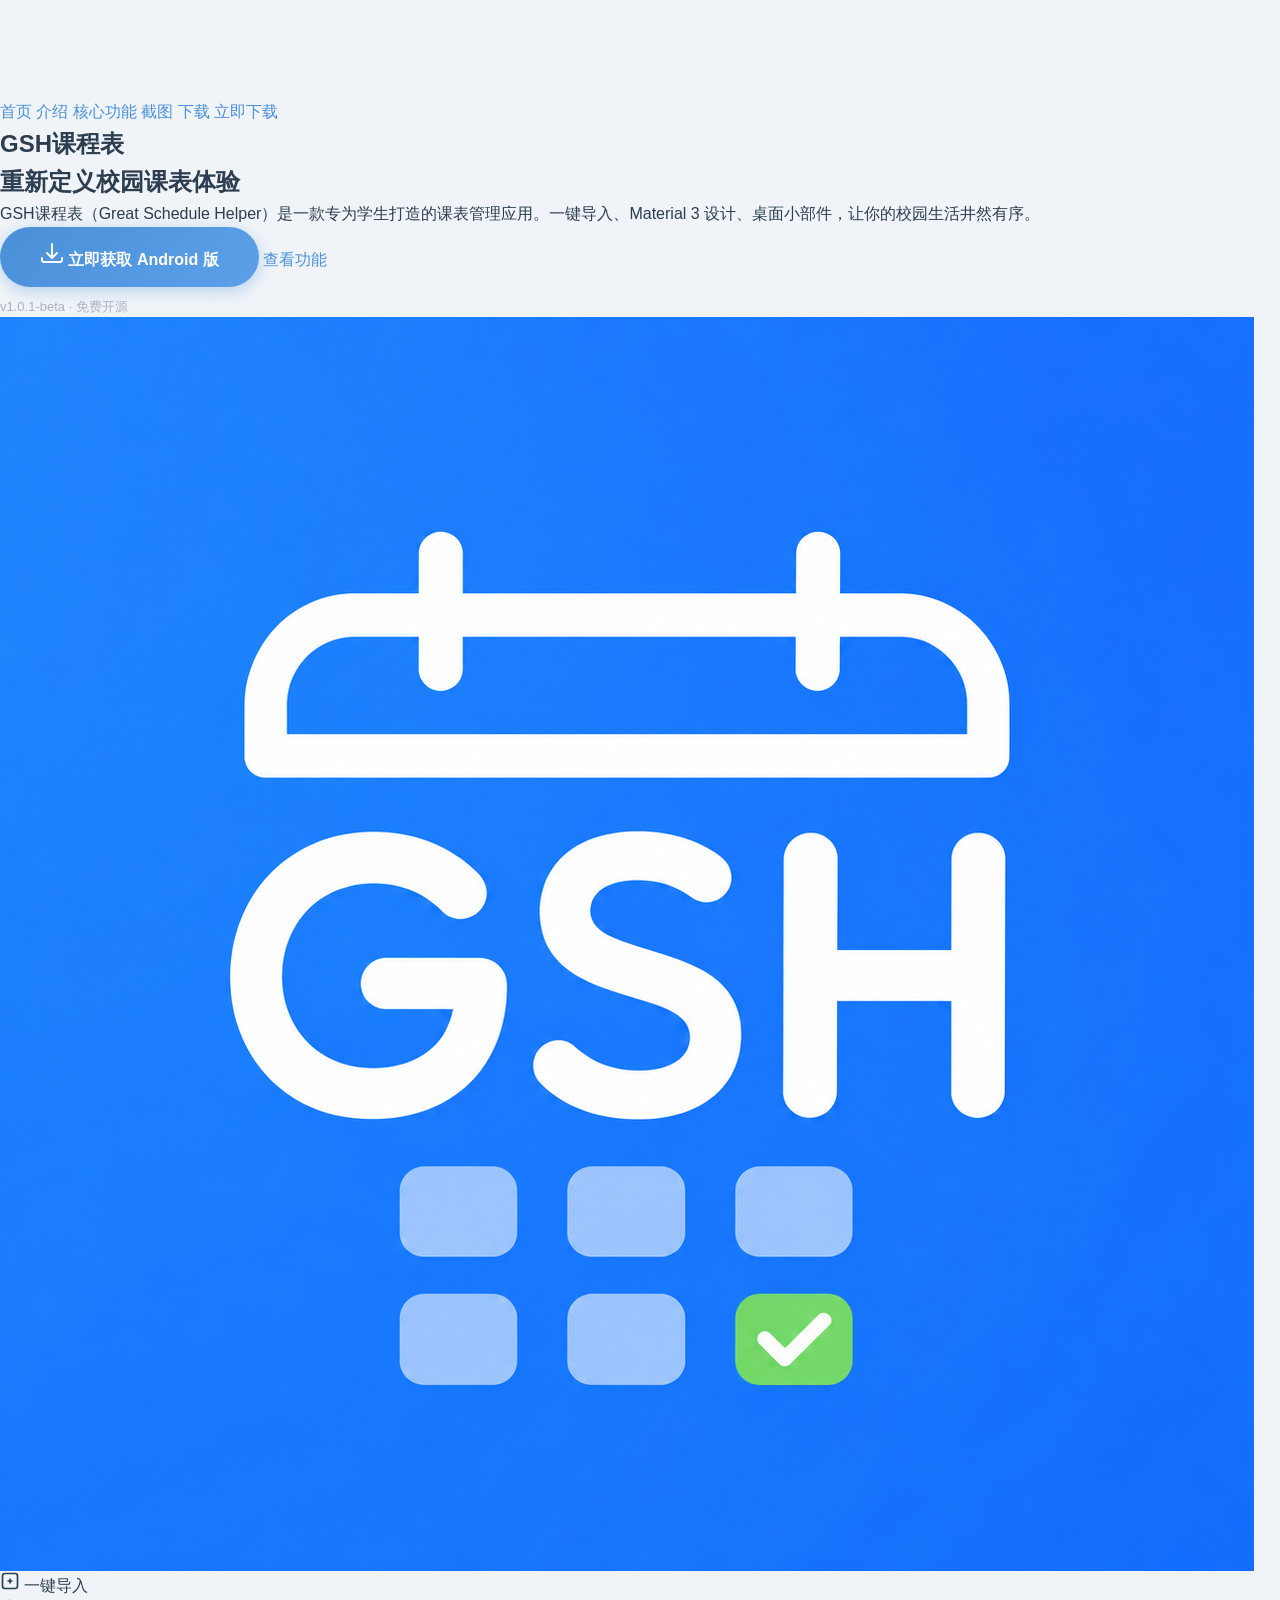
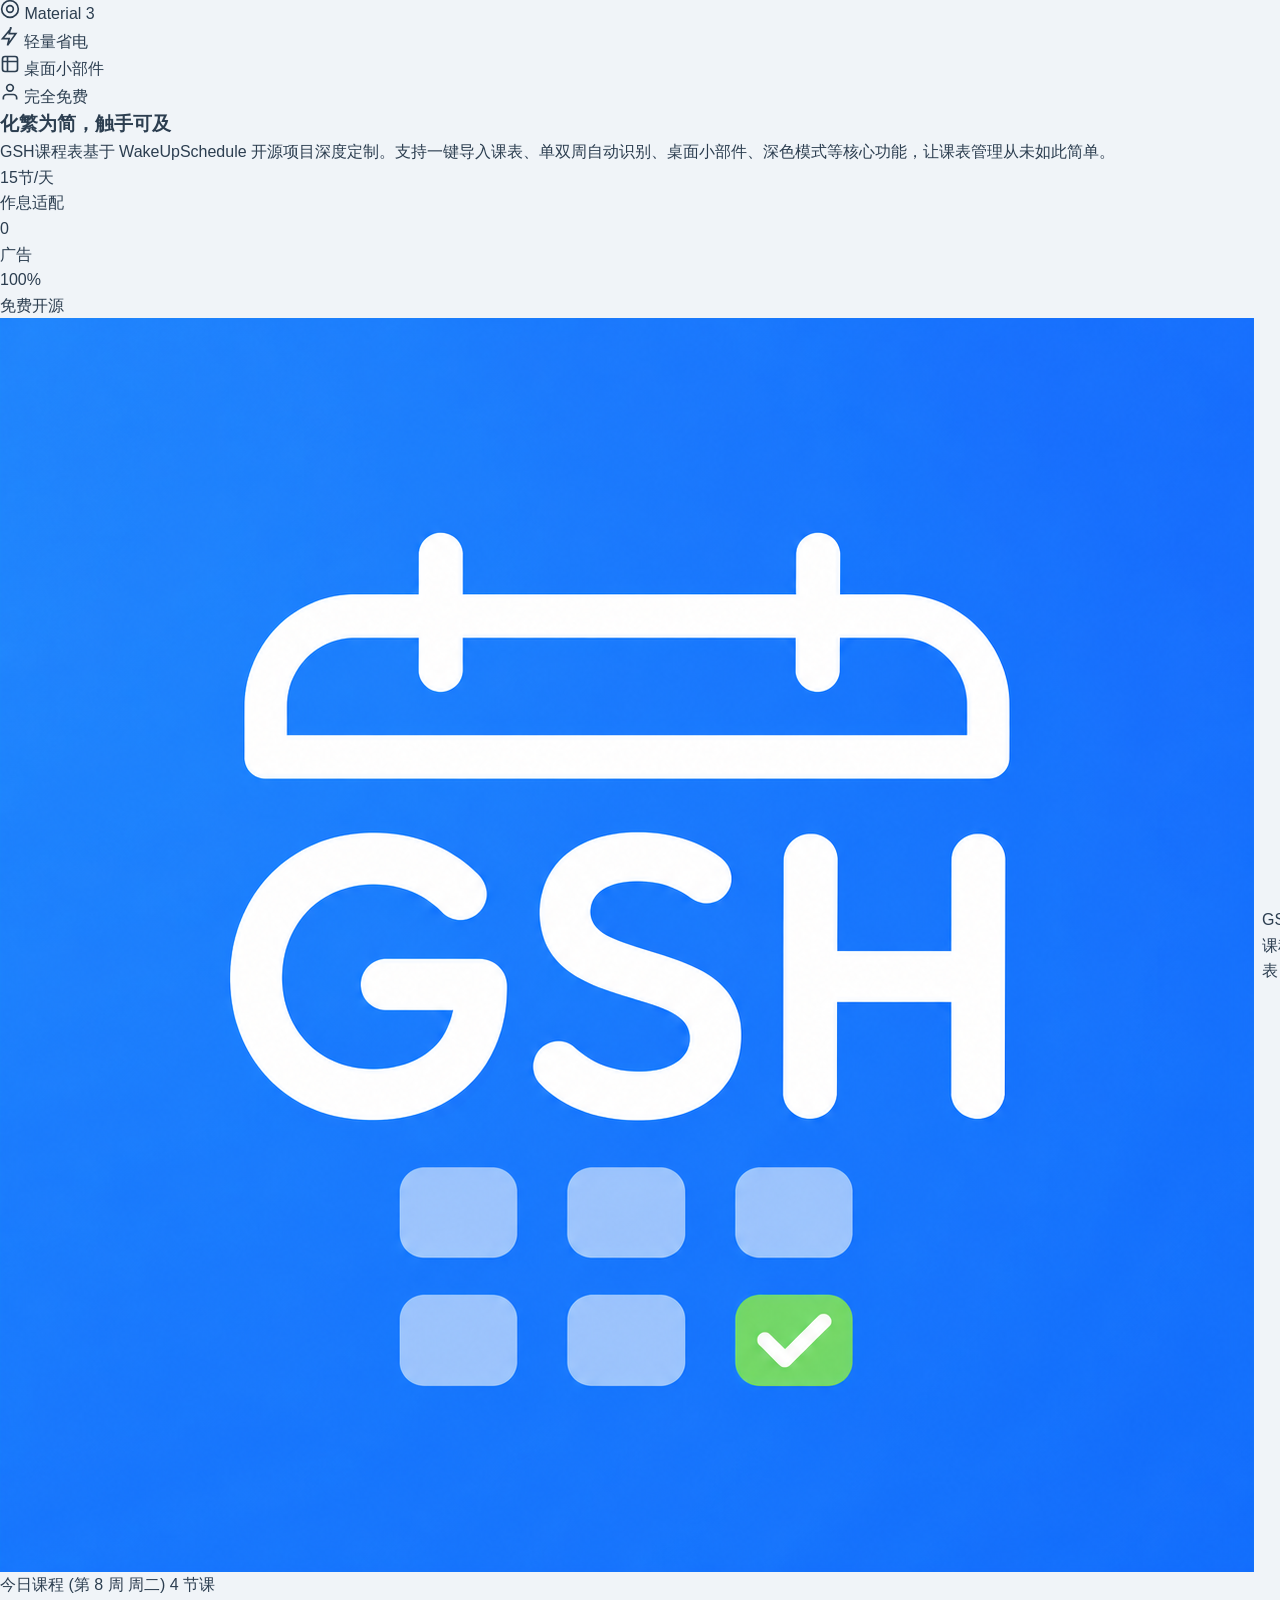
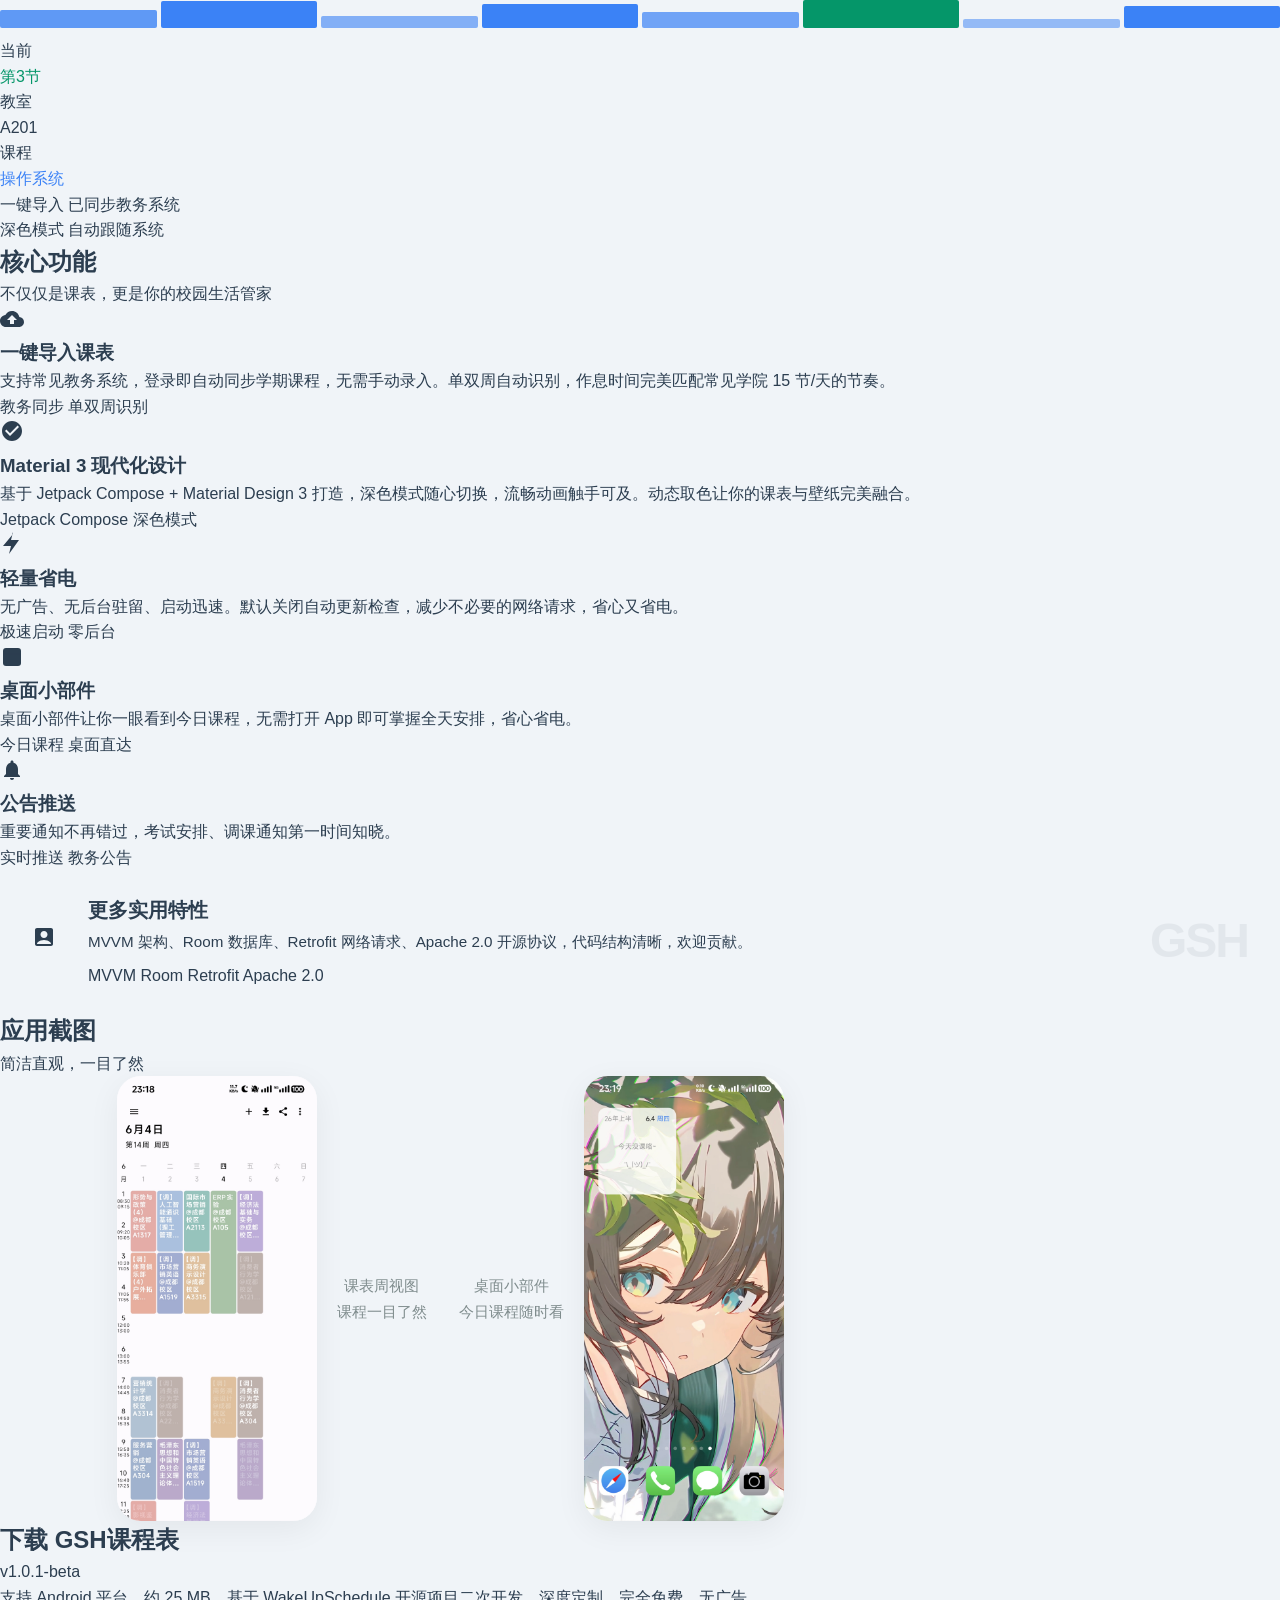
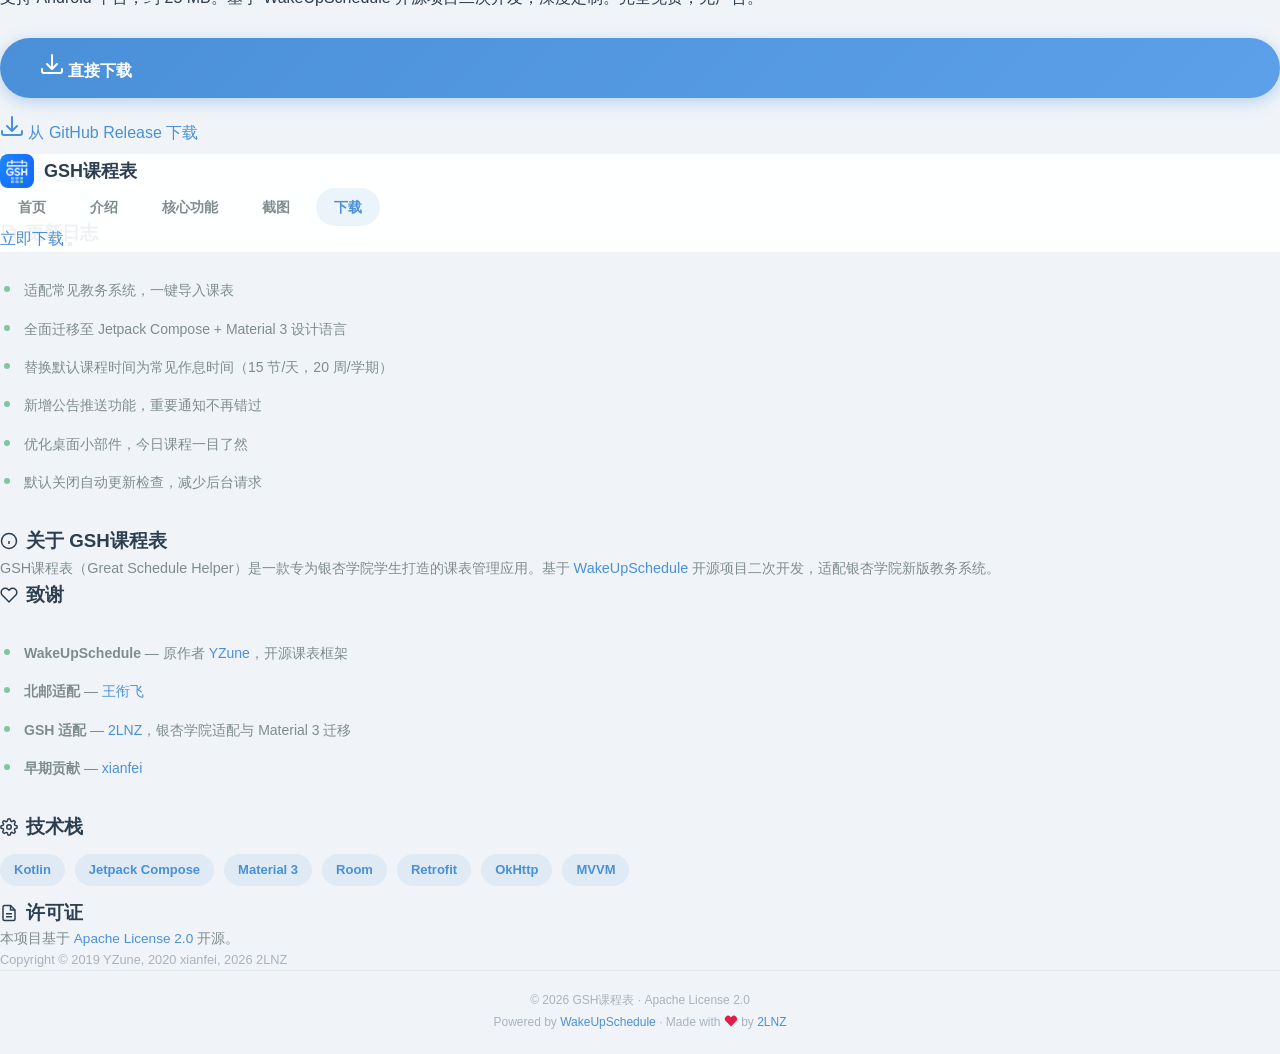
<file: docs/about.html>
<!DOCTYPE html>
<html lang="zh-CN">
<head>
  <meta charset="UTF-8">
  <meta http-equiv="refresh" content="0;url=index.html#about">
  <title>关于 — GSH课程表</title>
  <link rel="canonical" href="index.html#about">
</head>
<body>
  <p>正在跳转到关于页… <a href="index.html#about">如果没有自动跳转，请点击此处</a></p>
</body>
</html>
</file>
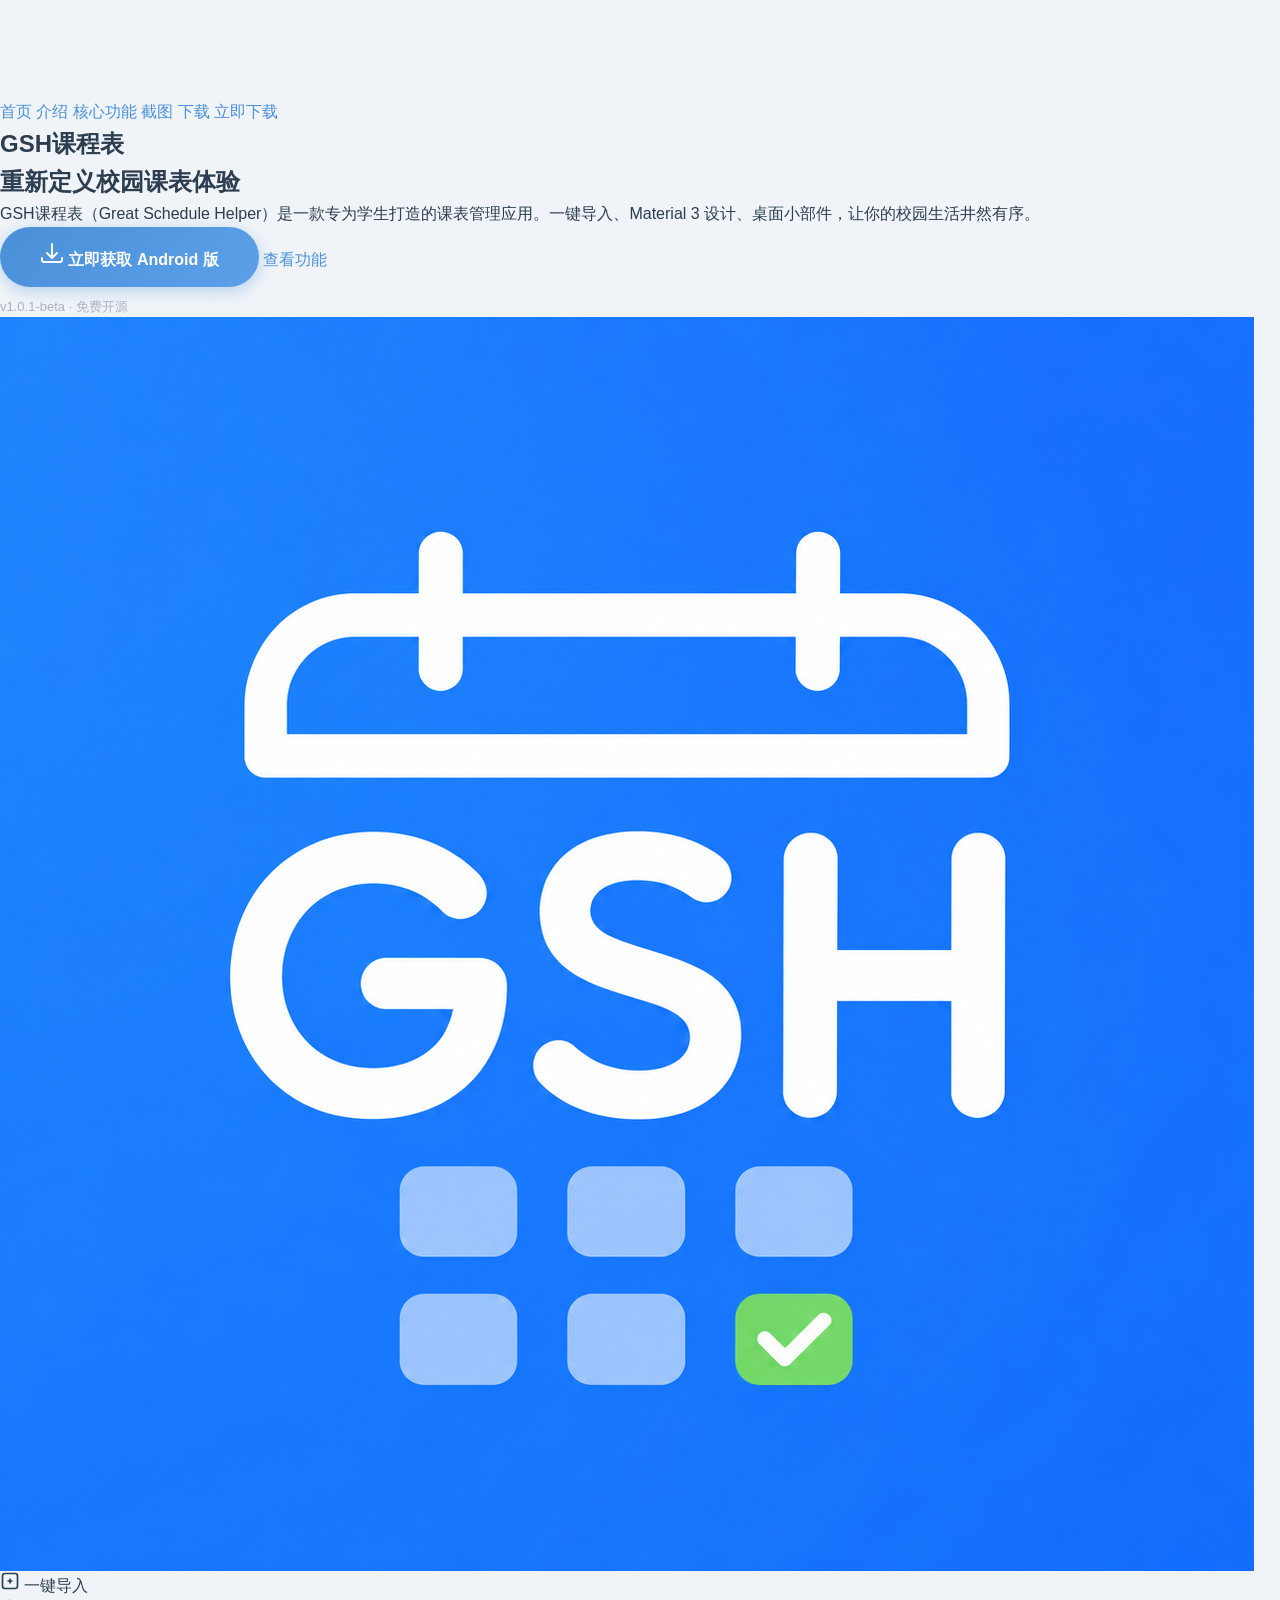
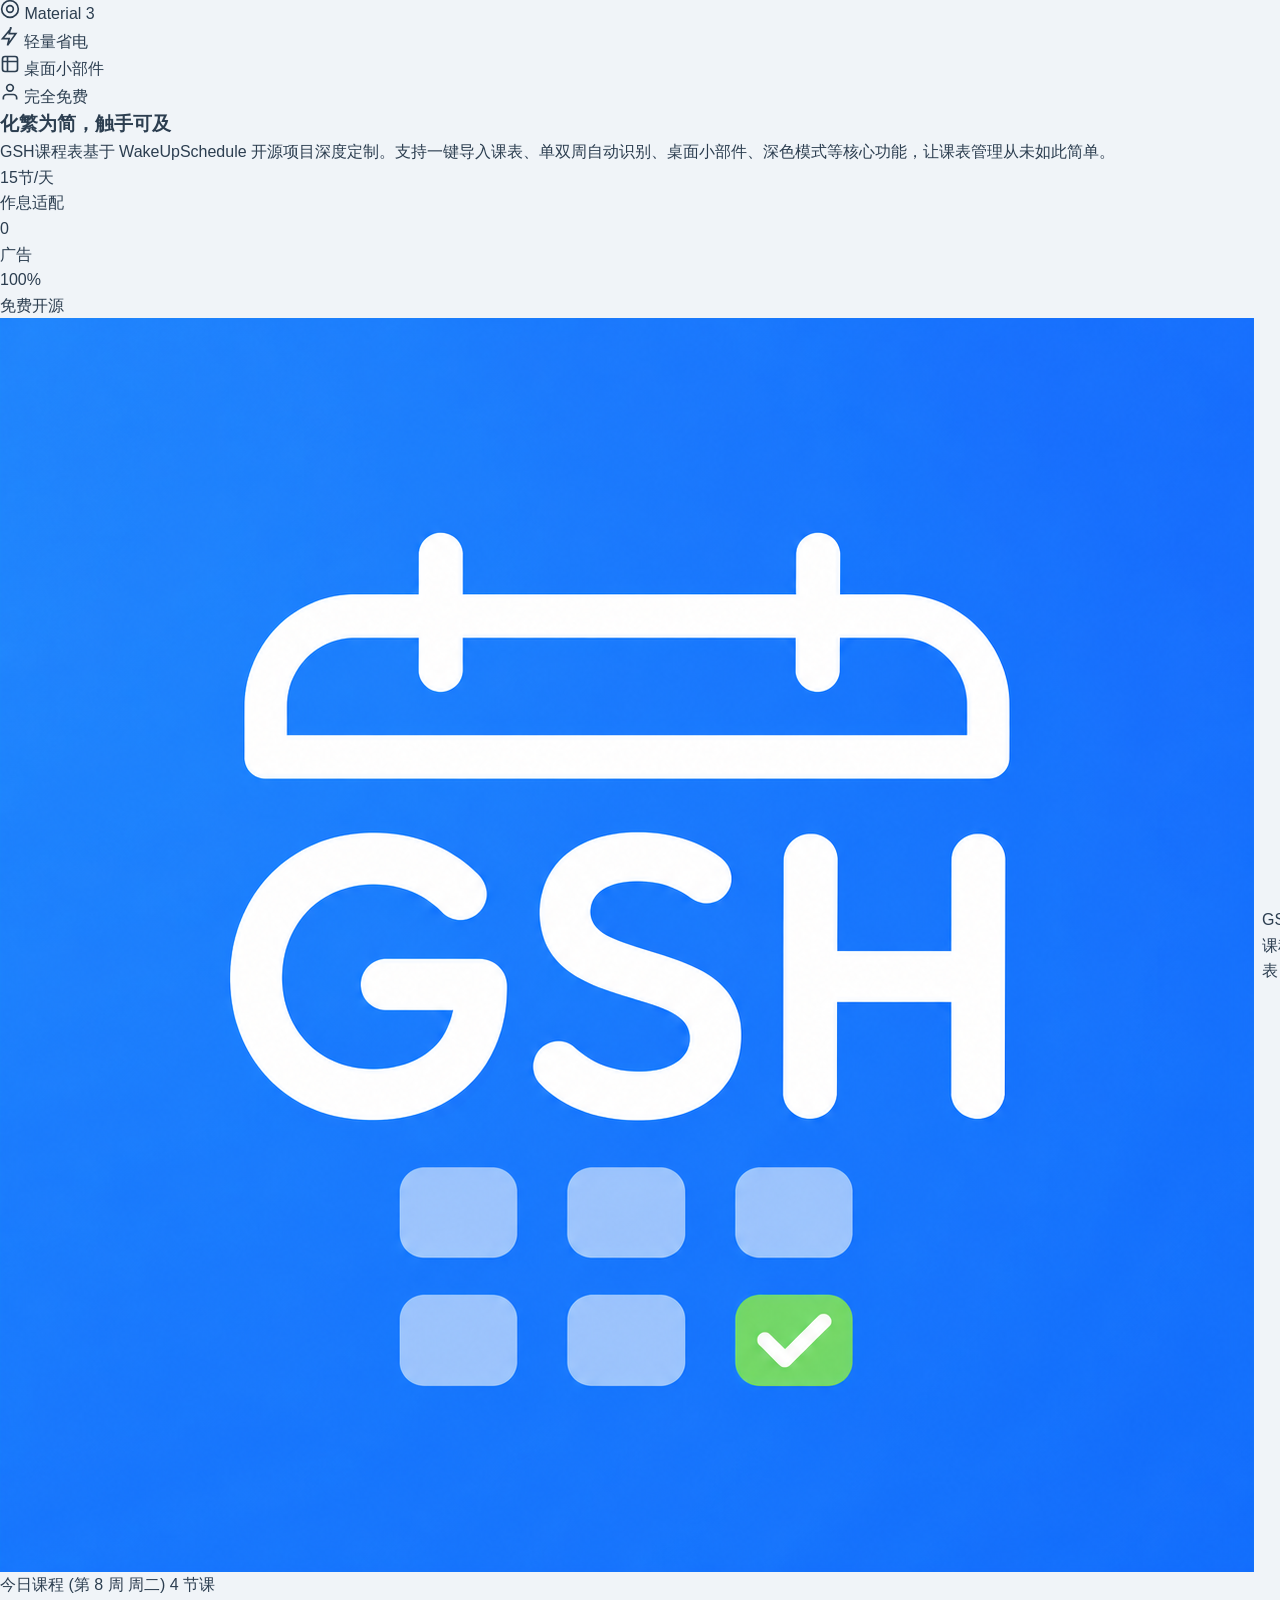
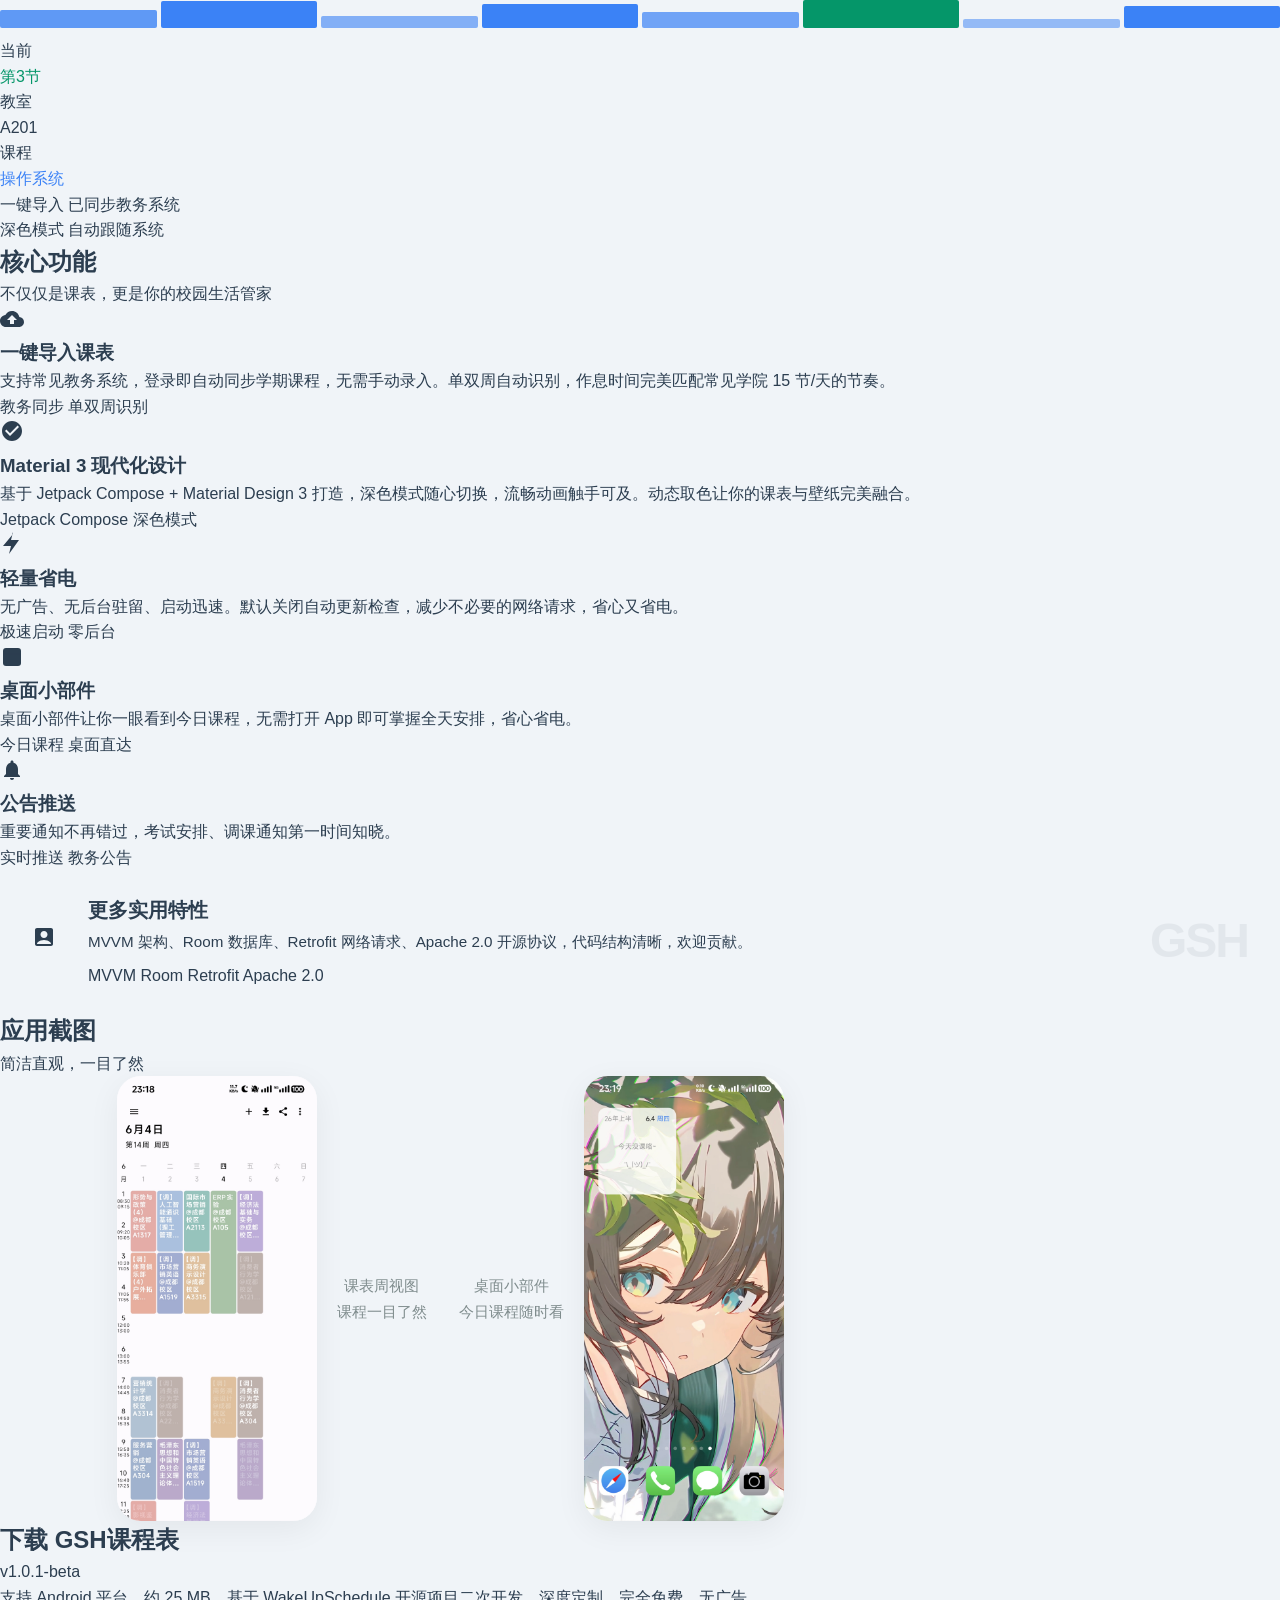
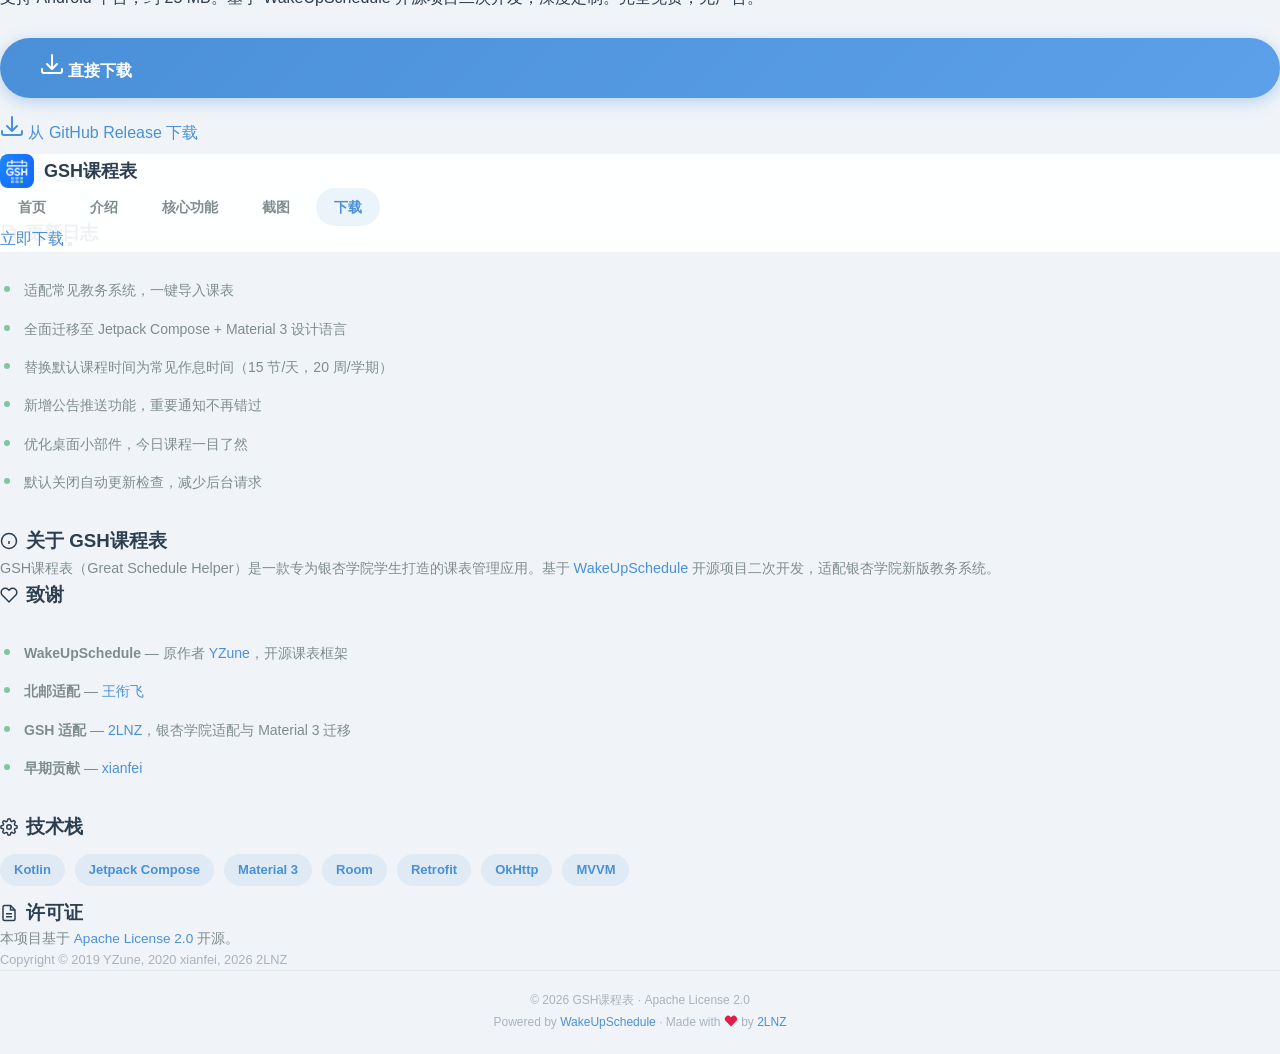
<file: docs/download.html>
<!DOCTYPE html>
<html lang="zh-CN">
<head>
  <meta charset="UTF-8">
  <meta http-equiv="refresh" content="0;url=index.html#download">
  <title>下载 — GSH课程表</title>
  <link rel="canonical" href="index.html#download">
</head>
<body>
  <p>正在跳转到下载页… <a href="index.html#download">如果没有自动跳转，请点击此处</a></p>
</body>
</html>
</file>
<file: docs/css/style.css>
/* ===== CSS Variables ===== */
:root {
  --primary: #4A90D9;
  --primary-hover: #3A7BC8;
  --secondary: #7EC8A0;
  --text: #2C3E50;
  --text-secondary: #7F8C8D;
  --text-muted: #AAB2BD;
  --glass-bg: rgba(255, 255, 255, 0.5);
  --glass-bg-hover: rgba(255, 255, 255, 0.65);
  --glass-border: rgba(255, 255, 255, 0.7);
  --glass-shadow: 0 8px 32px rgba(0, 0, 0, 0.06);
  --glass-shadow-lg: 0 12px 40px rgba(0, 0, 0, 0.08);
  --radius: 16px;
  --radius-sm: 10px;
  --radius-lg: 24px;
  --font: -apple-system, BlinkMacSystemFont, 'Segoe UI', 'PingFang SC', 'Microsoft YaHei', 'Noto Sans SC', sans-serif;
}

/* ===== Reset & Base ===== */
*,
*::before,
*::after {
  box-sizing: border-box;
  margin: 0;
  padding: 0;
}

html {
  scroll-behavior: smooth;
  scroll-snap-type: y mandatory;
}

body {
  font-family: var(--font);
  color: var(--text);
  line-height: 1.6;
  min-height: 100vh;
  background: #F0F4F8;
  overflow-x: hidden;
}

a {
  color: var(--primary);
  text-decoration: none;
}

a:hover {
  text-decoration: underline;
}

img {
  max-width: 100%;
  height: auto;
  display: block;
}

/* ===== Decorative Blobs (removed for perf — replaced by solid bg) ===== */

/* ===== Glass Utility ===== */
.glass {
  background: rgba(255, 255, 255, 0.7);
  border: 1px solid var(--glass-border);
  box-shadow: var(--glass-shadow);
}

/* ===== Navigation ===== */
.nav {
  position: sticky;
  top: 0;
  z-index: 100;
  background: rgba(255, 255, 255, 0.92);
  border-bottom: 1px solid rgba(0, 0, 0, 0.06);
}


.nav-inner {
  max-width: 960px;
  margin: 0 auto;
  padding: 12px 24px;
  display: flex;
  align-items: center;
  justify-content: space-between;
}

.nav-brand {
  display: flex;
  align-items: center;
  gap: 10px;
  font-weight: 700;
  font-size: 18px;
  color: var(--text);
}

.nav-brand:hover {
  text-decoration: none;
  opacity: 0.85;
}

.nav-logo-img {
  width: 34px;
  height: 34px;
  border-radius: 8px;
}

.nav-links {
  display: flex;
  gap: 8px;
}

.nav-links a {
  padding: 8px 18px;
  border-radius: 50px;
  font-size: 14px;
  font-weight: 600;
  color: var(--text-secondary);
  transition: all 0.2s;
}

.nav-links a:hover {
  color: var(--text);
  background: rgba(255, 255, 255, 0.4);
  text-decoration: none;
}

.nav-links a.active {
  color: var(--primary);
  background: rgba(74, 144, 217, 0.1);
}

/* ===== Page Wrapper ===== */
.page {
  position: relative;
  z-index: 1;
  max-width: 960px;
  margin: 0 auto;
  padding: 0 24px;
}

/* ===== Section scroll offset for sticky nav ===== */
section[id] {
  scroll-margin-top: 70px;
}

/* ===== Hero ===== */
.hero {
  text-align: center;
  padding: 24px;
  position: relative;
  z-index: 1;
  min-height: 100vh;
  display: flex;
  flex-direction: column;
  align-items: center;
  justify-content: center;
  scroll-snap-align: start;
  scroll-snap-stop: always;
}

.hero-logo {
  width: 88px;
  height: 88px;
  border-radius: 20px;
  margin: 0 auto 20px;
  box-shadow: 0 8px 32px rgba(74, 144, 217, 0.25);
}

.hero-title {
  font-size: 38px;
  font-weight: 800;
  color: var(--text);
  margin-bottom: 8px;
  letter-spacing: -0.5px;
}

.hero-subtitle {
  font-size: 18px;
  color: var(--text-secondary);
  margin-bottom: 28px;
}

.btn-primary {
  display: inline-block;
  background: linear-gradient(135deg, var(--primary), #5BA0E8);
  color: white;
  border: none;
  padding: 14px 40px;
  border-radius: 50px;
  font-size: 16px;
  font-weight: 700;
  cursor: pointer;
  box-shadow: 0 4px 16px rgba(74, 144, 217, 0.35);
  transition: transform 0.2s, box-shadow 0.2s;
}

.btn-primary:hover {
  transform: scale(1.04);
  box-shadow: 0 6px 24px rgba(74, 144, 217, 0.45);
  text-decoration: none;
}

.btn-outline {
  display: inline-block;
  background: transparent;
  color: var(--primary);
  border: 2px solid var(--primary);
  padding: 12px 32px;
  border-radius: 50px;
  font-size: 15px;
  font-weight: 600;
  cursor: pointer;
  transition: all 0.2s;
}

.btn-outline:hover {
  background: var(--primary);
  color: white;
  text-decoration: none;
}

.hero-version {
  display: block;
  font-size: 13px;
  color: var(--text-muted);
  margin-top: 10px;
}

/* ===== Feature Blocks (large color blocks) ===== */
.feature-blocks {
  position: relative;
  z-index: 1;
}

.feature-block {
  position: relative;
  overflow: hidden;
  min-height: 100vh;
  display: flex;
  align-items: center;
  scroll-snap-align: start;
  scroll-snap-stop: always;
}

.feature-block-inner {
  max-width: 960px;
  margin: 0 auto;
  padding: 56px 32px;
  display: flex;
  align-items: center;
  gap: 32px;
  width: 100%;
}

.feature-block-icon {
  flex-shrink: 0;
  width: 100px;
  height: 100px;
  border-radius: 24px;
  display: flex;
  align-items: center;
  justify-content: center;
  background: rgba(255, 255, 255, 0.2);
}

.feature-block-text h2 {
  font-size: 26px;
  font-weight: 800;
  margin-bottom: 8px;
  color: white;
}

.feature-block-text p {
  font-size: 16px;
  line-height: 1.7;
  color: rgba(255, 255, 255, 0.85);
  max-width: 520px;
}

/* Color variants — muted / low saturation */
.feature-block--blue {
  background: linear-gradient(135deg, #7AACC8 0%, #6A9CB8 50%, #8AB8D4 100%);
}

.feature-block--green {
  background: linear-gradient(135deg, #8CB89E 0%, #7AAA8E 50%, #9CC8AE 100%);
}

.feature-block--orange {
  background: linear-gradient(135deg, #C8A080 0%, #B89070 50%, #D4B090 100%);
}

/* Decorative circles inside blocks */
.feature-block::before {
  content: '';
  position: absolute;
  width: 280px;
  height: 280px;
  border-radius: 50%;
  background: rgba(255, 255, 255, 0.06);
  top: -80px;
  right: -60px;
  pointer-events: none;
}

.feature-block::after {
  content: '';
  position: absolute;
  width: 180px;
  height: 180px;
  border-radius: 50%;
  background: rgba(255, 255, 255, 0.04);
  bottom: -50px;
  left: 10%;
  pointer-events: none;
}

/* ===== Screenshots ===== */
.screenshots {
  scroll-snap-align: start;
  min-height: 100vh;
  display: flex;
  flex-direction: column;
  align-items: center;
  justify-content: center;
  padding: 40px 24px;
  position: relative;
  z-index: 1;
}

.screenshots h2 {
  font-size: 22px;
  color: var(--text);
  margin-bottom: 32px;
}

.screenshots-row {
  display: flex;
  align-items: center;
  justify-content: center;
  gap: 32px;
  max-width: 900px;
  width: 100%;
}

.shot-group {
  display: flex;
  align-items: center;
  gap: 20px;
}

.shot-label {
  font-size: 15px;
  color: var(--text-secondary);
  text-align: center;
  line-height: 1.7;
  max-width: 120px;
}

.screenshot-card {
  width: 200px;
  border-radius: 24px;
  overflow: hidden;
  box-shadow: var(--glass-shadow);
  transition: transform 0.25s;
  background: var(--glass-bg);
  flex-shrink: 0;
}

.screenshot-card:hover {
  transform: translateY(-4px) scale(1.02);
}

.screenshot-card img {
  width: 100%;
  display: block;
}

.screenshot-placeholder {
  width: 100%;
  aspect-ratio: 9 / 18;
  display: flex;
  align-items: center;
  justify-content: center;
  color: var(--text-muted);
  font-size: 14px;
  border: 2px dashed rgba(0, 0, 0, 0.08);
  border-radius: 24px;
  background: var(--glass-bg);
}

/* ===== Footer ===== */
.footer {
  scroll-snap-align: start;
  text-align: center;
  padding: 20px 24px;
  border-top: 1px solid rgba(0, 0, 0, 0.05);
  position: relative;
  z-index: 1;
}

.footer p {
  font-size: 12px;
  color: var(--text-muted);
  margin-bottom: 2px;
}

/* ===== Content Card (download / about pages) ===== */
/* Snap for lower sections */
#download-section {
  scroll-snap-align: start;
  min-height: 100vh;
  display: flex;
  align-items: center;
  justify-content: center;
}

.content-card {
  border-radius: var(--radius-lg);
  padding: 36px;
  margin: 40px auto 32px;
  position: relative;
  z-index: 1;
  max-width: 720px;
}

.content-card h1 {
  font-size: 28px;
  font-weight: 800;
  color: var(--text);
  margin-bottom: 24px;
}

.content-card h2 {
  font-size: 20px;
  font-weight: 700;
  color: var(--text);
  margin: 28px 0 12px;
}

.content-card p {
  color: var(--text-secondary);
  margin-bottom: 12px;
  line-height: 1.7;
}

.content-card ul {
  list-style: none;
  padding: 0;
}

.content-card ul li {
  padding: 6px 0 6px 24px;
  color: var(--text-secondary);
  position: relative;
}

.content-card ul li::before {
  content: '';
  position: absolute;
  left: 4px;
  top: 14px;
  width: 6px;
  height: 6px;
  border-radius: 50%;
  background: var(--primary);
}

/* Side-by-side layout for download + about */
.side-by-side {
  display: grid !important;
  grid-template-columns: 1fr 1fr;
  gap: 24px;
  align-items: stretch;
  width: 100%;
  max-width: 1060px;
  padding: 40px 24px;
}

.side-by-side .content-card {
  margin: 0 !important;
  max-width: none !important;
}

/* ===== Version Info ===== */
.version-info {
  display: flex;
  gap: 32px;
  flex-wrap: wrap;
  margin: 20px 0 28px;
}

.version-item {
  text-align: center;
}

.version-item .value {
  font-size: 28px;
  font-weight: 800;
  color: var(--primary);
}

.version-item .label {
  font-size: 13px;
  color: var(--text-muted);
  margin-top: 2px;
}

/* ===== Download Button Large ===== */
.download-actions {
  display: flex;
  gap: 16px;
  flex-wrap: wrap;
  margin: 28px 0;
}

/* ===== Changelog ===== */
.changelog {
  margin: 24px 0;
}

.changelog li {
  padding: 8px 0 8px 24px;
  position: relative;
  color: var(--text-secondary);
  font-size: 14px;
}

.changelog li::before {
  content: '';
  position: absolute;
  left: 4px;
  top: 15px;
  width: 6px;
  height: 6px;
  border-radius: 50%;
  background: var(--secondary);
}

/* ===== About Credits ===== */
.credits-list {
  margin: 12px 0;
}

.credits-list li {
  padding: 8px 0 8px 24px;
}

/* ===== Tech Tags ===== */
.tech-tags {
  display: flex;
  gap: 10px;
  flex-wrap: wrap;
  margin: 12px 0;
}

.tech-tag {
  background: rgba(74, 144, 217, 0.1);
  color: var(--primary);
  padding: 6px 14px;
  border-radius: 50px;
  font-size: 13px;
  font-weight: 600;
}

/* ===== Responsive ===== */
@media (max-width: 768px) {
  .nav-inner {
    flex-direction: column;
    gap: 10px;
    padding: 10px 16px;
  }

  .hero-logo {
    width: 68px;
    height: 68px;
  }

  .hero-title {
    font-size: 28px;
  }

  .hero-subtitle {
    font-size: 15px;
  }

  .feature-block-inner {
    flex-direction: column;
    text-align: center;
    padding: 40px 24px;
    gap: 20px;
  }

  .feature-block-icon {
    width: 80px;
    height: 80px;
    border-radius: 20px;
  }

  .feature-block-text h2 {
    font-size: 22px;
  }

  .feature-block-text p {
    font-size: 14px;
    max-width: 100%;
  }

  .screenshots-row {
    flex-direction: column;
    gap: 20px;
  }

  .screenshot-card {
    width: 160px;
  }
    padding: 24px;
    margin: 24px 0 20px;
  }

  .version-info {
    gap: 20px;
  }

  .download-actions {
    flex-direction: column;
  }

  .side-by-side {
    grid-template-columns: 1fr;
  }

  .side-by-side-row {
    flex-direction: column !important;
  }
}

@media (max-width: 480px) {
  .hero-title {
    font-size: 24px;
  }

  .hero-subtitle {
    font-size: 14px;
  }

  .feature-block-inner {
    padding: 32px 20px;
  }

  .feature-block-text h2 {
    font-size: 20px;
  }

  .screenshots-grid {
    flex-direction: column;
    align-items: center;
  }

  .screenshot-card {
    width: 180px;
  }

  .nav-links a {
    padding: 6px 14px;
    font-size: 13px;
  }
}
</file>
<file: docs/test/css/style.css>
/* ===== CSS Variables ===== */
:root {
  --primary: #2563EB;
  --primary-light: #3B82F6;
  --primary-dark: #1D4ED8;
  --accent-green: #059669;
  --accent-amber: #D97706;
  --accent-rose: #E11D48;
  --accent-violet: #7C3AED;
  --bg: #F8FAFC;
  --bg-card: #FFFFFF;
  --text-main: #1E293B;
  --text-secondary: #475569;
  --text-muted: #94A3B8;
  --border: #E2E8F0;
  --border-light: #F1F5F9;
  --shadow-sm: 0 1px 3px rgba(0,0,0,0.06), 0 1px 2px rgba(0,0,0,0.04);
  --shadow: 0 4px 16px rgba(0,0,0,0.06), 0 1px 4px rgba(0,0,0,0.04);
  --shadow-lg: 0 12px 40px rgba(0,0,0,0.08), 0 4px 12px rgba(0,0,0,0.04);
  --shadow-xl: 0 25px 60px rgba(0,0,0,0.1);
  --radius-sm: 10px;
  --radius: 16px;
  --radius-lg: 24px;
  --radius-xl: 32px;
  --transition: 0.25s cubic-bezier(0.4, 0, 0.2, 1);
  --font: 'Inter', -apple-system, BlinkMacSystemFont, 'Segoe UI', 'PingFang SC', 'Microsoft YaHei', 'Noto Sans SC', sans-serif;
}

/* ===== Reset & Base ===== */
*, *::before, *::after { margin: 0; padding: 0; box-sizing: border-box; }

/* Focus visible for keyboard nav */
:focus-visible {
  outline: 2px solid var(--primary);
  outline-offset: 2px;
  border-radius: 4px;
}

html {
  scroll-behavior: smooth;
  scroll-snap-type: y mandatory;
}

body {
  font-family: var(--font);
  background: var(--bg);
  color: var(--text-main);
  overflow-x: hidden;
  line-height: 1.6;
  -webkit-font-smoothing: antialiased;
}

a { color: var(--primary); text-decoration: none; transition: var(--transition); }
a:hover { color: var(--primary-dark); }
img { max-width: 100%; height: auto; display: block; }

.container { max-width: 1100px; width: 100%; margin: 0 auto; padding: 0 2rem; }
section { overflow-x: hidden; }

/* ===== Animations ===== */
@keyframes fadeIn {
  from { opacity: 0; transform: translateY(24px); }
  to   { opacity: 1; transform: translateY(0); }
}

@keyframes drift {
  0%, 100% { transform: translate(0, 0); }
  50%      { transform: translate(10px, -16px); }
}

.fade-in {
  animation: fadeIn 0.6s ease-out forwards;
  opacity: 0;
}

/* Respect user motion preference */
@media (prefers-reduced-motion: reduce) {
  *, *::before, *::after {
    animation-duration: 0.01ms !important;
    animation-iteration-count: 1 !important;
    transition-duration: 0.01ms !important;
  }
  html { scroll-behavior: auto; }
  .fade-in { opacity: 1; animation: none; }
}

/* ===== Navigation ===== */
.nav {
  display: flex;
  justify-content: space-between;
  align-items: center;
  padding: 1rem 5%;
  position: fixed;
  top: 0;
  left: 0;
  right: 0;
  width: 100%;
  max-width: 100vw;
  z-index: 100;
  background: rgba(255,255,255,0.92);
  border-bottom: 1px solid var(--border);
}

.nav-brand {
  display: flex;
  align-items: center;
  gap: 10px;
  font-size: 1.3rem;
  font-weight: 800;
  letter-spacing: -0.5px;
  color: var(--text-main);
}
.nav-brand:hover { text-decoration: none; color: var(--text-main); opacity: 0.8; }

.nav-logo-img { width: 32px; height: 32px; border-radius: 8px; }

.nav-links { display: flex; gap: 1.5rem; }

.nav-links a {
  color: var(--text-secondary);
  font-size: 0.9rem;
  font-weight: 600;
  text-decoration: none;
  transition: var(--transition);
  padding: 10px 16px;
  border-radius: 8px;
}
.nav-links a:hover { color: var(--primary); background: rgba(37,99,235,0.06); }
.nav-links a.active { color: var(--primary); background: rgba(37,99,235,0.08); }

.nav-dl-btn {
  padding: 10px 20px;
  background: var(--primary);
  color: #fff;
  border-radius: 20px;
  font-weight: 700;
  font-size: 0.85rem;
  transition: transform 0.25s cubic-bezier(0.34, 1.56, 0.64, 1), background 0.25s ease, box-shadow 0.25s ease;
  text-decoration: none;
}
.nav-dl-btn:hover {
  background: var(--primary-light);
  color: #fff;
  text-decoration: none;
  transform: translateY(-1px) scale(1.05);
  box-shadow: 0 4px 16px rgba(37, 99, 235, 0.35);
}
.nav-dl-btn:active { transform: scale(0.97); }

/* Hamburger menu button — hidden on desktop */
.hamburger {
  display: none;
  flex-direction: column;
  gap: 5px;
  background: none;
  border: none;
  cursor: pointer;
  padding: 8px;
  z-index: 200;
}
.hamburger span {
  display: block;
  width: 24px;
  height: 2.5px;
  background: var(--text-main);
  border-radius: 2px;
  transition: transform 0.3s ease, opacity 0.3s ease;
}
.hamburger.open span:nth-child(1) { transform: translateY(7.5px) rotate(45deg); }
.hamburger.open span:nth-child(2) { opacity: 0; }
.hamburger.open span:nth-child(3) { transform: translateY(-7.5px) rotate(-45deg); }

/* Mobile nav overlay */
.mobile-nav-overlay {
  display: none;
  position: fixed;
  inset: 0;
  z-index: 150;
  background: rgba(0,0,0,0.4);
  opacity: 0;
  transition: opacity 0.3s ease;
  pointer-events: none;
}
.mobile-nav-overlay.open {
  opacity: 1;
  pointer-events: auto;
}
.mobile-nav-panel {
  position: absolute;
  top: 0;
  right: 0;
  width: 280px;
  max-width: 85vw;
  height: 100%;
  background: #fff;
  padding: 100px 2rem 2rem;
  display: flex;
  flex-direction: column;
  gap: 0.5rem;
  transform: translateX(100%);
  transition: transform 0.35s cubic-bezier(0.4, 0, 0.2, 1);
  box-shadow: -8px 0 32px rgba(0,0,0,0.12);
}
.mobile-nav-overlay.open .mobile-nav-panel { transform: translateX(0); }
.mobile-nav-panel a {
  display: block;
  padding: 14px 16px;
  font-size: 1.1rem;
  font-weight: 600;
  color: var(--text-secondary);
  border-radius: 12px;
  transition: background 0.2s ease, color 0.2s ease;
  text-decoration: none;
}
.mobile-nav-panel a:hover { background: #F1F5F9; color: var(--primary); text-decoration: none; }
.mobile-nav-panel a.active { color: var(--primary); background: #EFF6FF; }
.mobile-nav-panel .mobile-dl-btn {
  margin-top: 1rem;
  background: var(--primary);
  color: #fff !important;
  text-align: center;
  border-radius: 12px;
  font-weight: 700;
}
.mobile-nav-panel .mobile-dl-btn:hover { background: var(--primary-light) !important; }

/* ===== Hero Text (Page 1) ===== */
.hero-text {
  padding: 200px 0 120px;
  text-align: center;
  position: relative;
  background: linear-gradient(180deg, #EFF6FF 0%, #F8FAFC 100%);
  scroll-snap-align: start;
  min-height: 100vh;
  display: flex;
  align-items: center;
  justify-content: center;
  max-width: 100vw;
  overflow-x: hidden;
}
.hero-text .container {
  display: flex;
  flex-direction: column;
  align-items: center;
}

.hero-text h1 {
  font-size: clamp(3rem, 9vw, 5.5rem);
  line-height: 1.05;
  font-weight: 900;
  margin-bottom: 1.5rem;
  letter-spacing: -3px;
  color: var(--text-main);
}
.hero-text h1 .gradient-text {
  background: linear-gradient(135deg, var(--primary) 0%, #60A5FA 100%);
  -webkit-background-clip: text;
  background-clip: text;
  -webkit-text-fill-color: transparent;
}

.hero-text h2 {
  font-size: clamp(1.3rem, 2.5vw, 1.8rem);
  margin-bottom: 1.5rem;
  font-weight: 700;
  color: var(--accent-green);
}

.hero-text > .container > p {
  font-size: 1.15rem;
  color: var(--text-secondary);
  max-width: 700px;
  margin: 0 auto 3rem;
  line-height: 1.8;
}

/* ===== Hero Visual (Page 2) ===== */
.hero-visual-section {
  min-height: 100vh;
  display: flex;
  align-items: center;
  justify-content: center;
  scroll-snap-align: start;
  position: relative;
  overflow: hidden;
  max-width: 100vw;
}

/* Hero visual: floating badges */
.hero-visual {
  position: absolute;
  inset: 0;
  display: flex;
  align-items: center;
  justify-content: center;
}

.hero-logo-large {
  width: 110px;
  height: 110px;
  border-radius: 24px;
  box-shadow: 0 20px 50px rgba(37, 99, 235, 0.2);
  position: relative;
  z-index: 2;
  transition: transform 0.4s cubic-bezier(0.34, 1.56, 0.64, 1), box-shadow 0.35s ease;
  cursor: pointer;
}
.hero-logo-large:hover {
  transform: scale(1.1) rotate(-5deg);
  box-shadow: 0 28px 60px rgba(37, 99, 235, 0.35);
}
.hero-logo-large:active {
  transform: scale(0.95);
  transition: transform 0.1s ease;
}

.feature-badge {
  position: absolute;
  padding: 12px 24px;
  background: #fff;
  border: 1px solid var(--border);
  border-radius: 16px;
  font-weight: 700;
  font-size: 0.9rem;
  white-space: nowrap;
  display: flex;
  align-items: center;
  gap: 8px;
  box-shadow: var(--shadow-lg);
  animation: drift 4s ease-in-out infinite;
  color: var(--text-main);
  transition: transform 0.3s cubic-bezier(0.34, 1.56, 0.64, 1), box-shadow 0.3s ease, border-color 0.25s ease;
  cursor: default;
}
.feature-badge:hover {
  animation-play-state: paused;
  transform: scale(1.12);
  box-shadow: 0 20px 40px rgba(37, 99, 235, 0.18);
  border-color: var(--primary-light);
  z-index: 10;
}

.badge-1 { top: 15%; left: 5%; animation-delay: 0s; border-left: 3px solid var(--primary); }
.badge-2 { top: 38%; right: 5%; animation-delay: -1.5s; border-left: 3px solid var(--accent-green); }
.badge-3 { bottom: 12%; left: 15%; animation-delay: -3s; border-left: 3px solid var(--accent-amber); }
.badge-4 { top: 62%; left: 3%; animation-delay: -4.5s; border-left: 3px solid var(--accent-violet); }
.badge-5 { top: 8%; right: 15%; animation-delay: -2s; border-left: 3px solid var(--accent-rose); }

/* CTA */
.cta-container { display: flex; justify-content: center; gap: 1rem; flex-wrap: wrap; }

.btn-primary {
  display: inline-flex;
  align-items: center;
  gap: 8px;
  padding: 14px 32px;
  background: var(--primary);
  color: #fff;
  text-decoration: none;
  border-radius: 12px;
  font-weight: 700;
  font-size: 1rem;
  box-shadow: 0 8px 24px rgba(37, 99, 235, 0.3);
  transition: transform 0.25s cubic-bezier(0.34, 1.56, 0.64, 1), box-shadow 0.25s ease, background 0.25s ease;
  border: none;
  cursor: pointer;
}
.btn-primary:hover {
  transform: translateY(-3px) scale(1.03);
  box-shadow: 0 14px 36px rgba(37, 99, 235, 0.45);
  color: #fff;
  text-decoration: none;
  background: var(--primary-light);
}
.btn-primary:active { transform: translateY(0) scale(0.98); transition: transform 0.1s ease; }

.btn-secondary {
  display: inline-flex;
  align-items: center;
  gap: 8px;
  padding: 14px 32px;
  background: #fff;
  border: 2px solid var(--border);
  color: var(--text-main);
  text-decoration: none;
  border-radius: 12px;
  font-weight: 700;
  font-size: 1rem;
  transition: transform 0.25s ease, border-color 0.25s ease, color 0.25s ease, box-shadow 0.25s ease;
  cursor: pointer;
}
.btn-secondary:hover {
  border-color: var(--primary);
  color: var(--primary);
  text-decoration: none;
  transform: translateY(-2px);
  box-shadow: 0 4px 16px rgba(37, 99, 235, 0.12);
}
.btn-secondary:active { transform: translateY(0); }

.hero-version { display: block; font-size: 0.85rem; color: var(--text-muted); margin-top: 14px; }

/* ===== Section Common ===== */
section[id] { scroll-margin-top: 80px; }
.section-padding { padding: 100px 0; scroll-snap-align: start; scroll-snap-stop: always; max-width: 100vw; overflow-x: hidden; }

.section-title { text-align: center; margin-bottom: 3.5rem; }
.section-title h2 { font-size: 2.2rem; margin-bottom: 0.75rem; font-weight: 800; color: var(--text-main); }
.section-title p { color: var(--text-secondary); font-size: 1.05rem; }

/* ===== About Section ===== */
.about-grid {
  display: grid;
  grid-template-columns: repeat(auto-fit, minmax(300px, 1fr));
  align-items: center;
  gap: 4rem;
}
.about-grid h3 { font-size: 1.8rem; margin-bottom: 1rem; font-weight: 800; }
.about-grid > div:first-child > p { color: var(--text-secondary); font-size: 1.05rem; line-height: 1.8; }

.about-stats { margin-top: 2rem; display: flex; gap: 2rem; }
.about-stats > div {
  transition: transform 0.3s cubic-bezier(0.34, 1.56, 0.64, 1);
  cursor: default;
}
.about-stats > div:hover {
  transform: translateY(-4px) scale(1.08);
}
.about-stats > div:hover .stat-value { transition: color 0.25s ease; }
.about-stats > div:hover .stat-value.blue  { color: var(--primary-light); }
.about-stats > div:hover .stat-value.green { color: #07B87A; }
.about-stats > div:hover .stat-value.yellow { color: #F59E0B; }
.stat-value { font-size: 2rem; font-weight: 800; }
.stat-label { color: var(--text-muted); font-size: 0.85rem; margin-top: 2px; }
.stat-value.blue  { color: var(--primary); }
.stat-value.green { color: var(--accent-green); }
.stat-value.yellow { color: var(--accent-amber); }

.about-phone-mockup {
  background: var(--bg);
  border: 1px solid var(--border);
  border-radius: var(--radius-xl);
  height: 400px;
  display: flex;
  align-items: center;
  justify-content: center;
  overflow: hidden;
}

.phone-frame {
  width: 250px;
  height: 480px;
  background: #fff;
  border: 6px solid #CBD5E1;
  border-radius: 36px;
  transform: rotate(-3deg);
  box-shadow: var(--shadow-xl);
  padding: 20px 14px;
  display: flex;
  flex-direction: column;
  transition: transform 0.4s cubic-bezier(0.34, 1.56, 0.64, 1), box-shadow 0.35s ease, border-color 0.25s ease;
  cursor: pointer;
}
.phone-frame:hover {
  transform: rotate(0deg) scale(1.03);
  border-color: var(--primary-light);
  box-shadow: 0 28px 60px rgba(37, 99, 235, 0.18);
}
.phone-frame:active {
  transform: rotate(-1deg) scale(0.98);
  transition: transform 0.1s ease;
}
.phone-screen-header { display: flex; justify-content: space-between; align-items: center; margin-bottom: 20px; }
.phone-screen-header .app-icon-sm { width: 22px; height: 22px; border-radius: 5px; }
.phone-screen-header span { font-size: 0.8rem; font-weight: 700; color: var(--text-main); }
.phone-screen-dots { display: flex; gap: 3px; }
.phone-screen-dots div { width: 3px; height: 3px; background: #94A3B8; border-radius: 50%; }

.phone-schedule-card {
  background: #F1F5F9;
  border-radius: 14px;
  padding: 12px;
  margin-bottom: 16px;
}
.phone-schedule-card .card-header { display: flex; justify-content: space-between; margin-bottom: 10px; align-items: center; }
.phone-schedule-card .card-header span:first-child { font-size: 0.65rem; color: var(--text-muted); font-weight: 600; }
.phone-schedule-card .card-header .badge { font-size: 0.55rem; background: var(--primary); color: #fff; padding: 2px 6px; border-radius: 4px; }
.phone-schedule-row { display: flex; justify-content: space-between; border-top: 1px solid #E2E8F0; padding-top: 8px; }
.phone-schedule-row > div { text-align: center; }
.phone-schedule-row p:first-child { font-size: 0.5rem; color: var(--text-muted); }
.phone-schedule-row p:last-child { font-size: 0.65rem; font-weight: 700; color: var(--text-main); }

.phone-quick-actions { display: grid; grid-template-columns: 1fr 1fr; gap: 8px; margin-bottom: 16px; }
.phone-quick-action {
  background: #F8FAFC;
  border: 1px solid var(--border-light);
  border-radius: 10px;
  padding: 10px;
  display: flex;
  flex-direction: column;
  align-items: start;
  gap: 4px;
}
.phone-quick-action .dot { width: 8px; height: 8px; border-radius: 2px; }
.dot-green  { background: var(--accent-green); }
.dot-yellow { background: var(--accent-amber); }
.phone-quick-action span:first-of-type { font-size: 0.6rem; font-weight: 700; color: var(--text-main); }
.phone-quick-action span:last-of-type { font-size: 0.5rem; color: var(--text-muted); }

.phone-bottom-nav { margin-top: auto; display: flex; justify-content: space-around; padding: 12px 0; border-top: 1px solid var(--border-light); }
.phone-bottom-nav div { width: 16px; height: 16px; border-radius: 4px; background: #E2E8F0; }
.phone-bottom-nav div.active { background: var(--primary); }

/* ===== Features Page ===== */
.features-page {
  min-height: 100vh;
  display: flex;
  align-items: center;
  scroll-snap-align: start;
  padding: 80px 0;
  max-width: 100vw;
  overflow-x: hidden;
}

/* ===== Bento Features Grid ===== */
.grid-features { display: grid; grid-template-columns: repeat(12, 1fr); gap: 1.25rem; }

.feature-card {
  background: #fff;
  border: 1px solid var(--border);
  border-radius: var(--radius-lg);
  padding: 1.75rem;
  transition: transform 0.3s cubic-bezier(0.34, 1.56, 0.64, 1), box-shadow 0.3s ease, border-color 0.25s ease;
  display: flex;
  flex-direction: column;
  min-height: 260px;
  position: relative;
  box-shadow: var(--shadow-sm);
  cursor: pointer;
}
.feature-card:hover {
  border-color: var(--primary-light);
  transform: translateY(-6px) scale(1.02);
  box-shadow: 0 20px 40px rgba(37, 99, 235, 0.12), 0 8px 16px rgba(0,0,0,0.06);
}
.feature-card:hover .feature-icon {
  transform: scale(1.1);
  box-shadow: 0 6px 16px rgba(0,0,0,0.1);
}
.feature-card:hover .feature-icon.blue   { background: #DBEAFE; }
.feature-card:hover .feature-icon.green  { background: #D1FAE5; }
.feature-card:hover .feature-icon.orange { background: #FEEBD0; }
.feature-card:hover .feature-icon.purple { background: #EBE4FF; }
.feature-card:active {
  transform: translateY(-2px) scale(0.98);
  transition: transform 0.1s ease;
}

.feature-card.card-6  { grid-column: span 6; min-height: 300px; }
.feature-card.card-4  { grid-column: span 4; min-height: 300px; }
.feature-card.card-12 { grid-column: span 12; min-height: auto; }

.feature-icon {
  width: 46px;
  height: 46px;
  border-radius: 12px;
  display: flex;
  align-items: center;
  justify-content: center;
  margin-bottom: 1.5rem;
  flex-shrink: 0;
  transition: transform 0.3s cubic-bezier(0.34, 1.56, 0.64, 1), background 0.25s ease, box-shadow 0.3s ease;
}
.feature-icon.blue   { background: #EFF6FF; color: var(--primary); }
.feature-icon.green  { background: #ECFDF5; color: var(--accent-green); }
.feature-icon.orange { background: #FFF7ED; color: var(--accent-amber); }
.feature-icon.purple { background: #F5F3FF; color: var(--accent-violet); }

.feature-card h3 { font-size: 1.3rem; margin-bottom: 0.5rem; font-weight: 800; }
.feature-card > p { font-size: 0.9rem; color: var(--text-secondary); line-height: 1.65; margin-bottom: 1rem; flex: 1; }

.feature-tags { display: flex; gap: 6px; flex-wrap: wrap; margin-top: auto; }
.tag {
  padding: 3px 10px;
  border-radius: 100px;
  font-size: 0.7rem;
  font-weight: 600;
  transition: transform 0.2s ease, box-shadow 0.2s ease, background 0.2s ease;
  cursor: default;
}
.tag:hover {
  transform: translateY(-1px) scale(1.05);
  box-shadow: 0 2px 8px rgba(0,0,0,0.08);
}
.tag-blue   { background: #EFF6FF; color: var(--primary); }
.tag-green  { background: #ECFDF5; color: var(--accent-green); }
.tag-orange { background: #FFF7ED; color: var(--accent-amber); }
.tag-purple { background: #F5F3FF; color: var(--accent-violet); }

/* ===== Screenshots ===== */
.screenshots { padding: 100px 0; background: #fff; }
.screenshots .section-title { text-align: center; margin-bottom: 3.5rem; }
.screenshots .section-title h2 { font-size: 2.2rem; margin-bottom: 0.75rem; font-weight: 800; }
.screenshots .section-title p { color: var(--text-secondary); font-size: 1.05rem; }

.screenshots-row { display: flex; align-items: center; justify-content: center; gap: 40px; max-width: 900px; margin: 0 auto; flex-wrap: wrap; }
.shot-group { display: flex; align-items: center; gap: 20px; }
.shot-label { font-size: 0.9rem; color: var(--text-secondary); text-align: center; line-height: 1.7; max-width: 120px; }

.screenshot-card {
  width: 200px;
  border-radius: var(--radius-lg);
  overflow: hidden;
  box-shadow: var(--shadow-lg);
  transition: transform 0.35s cubic-bezier(0.34, 1.56, 0.64, 1), box-shadow 0.3s ease;
  background: #fff;
  border: 1px solid var(--border);
  flex-shrink: 0;
  cursor: pointer;
}
.screenshot-card:hover {
  transform: translateY(-8px) scale(1.04);
  box-shadow: 0 24px 48px rgba(37, 99, 235, 0.15), 0 8px 16px rgba(0,0,0,0.08);
}
.screenshot-card:active {
  transform: translateY(-3px) scale(0.98);
  transition: transform 0.1s ease;
}
.screenshot-card img { width: 100%; display: block; }

.screenshot-placeholder {
  width: 100%;
  aspect-ratio: 9 / 18;
  display: flex;
  align-items: center;
  justify-content: center;
  color: var(--text-muted);
  font-size: 13px;
  border: 2px dashed var(--border);
  border-radius: var(--radius-lg);
  background: var(--bg);
}

/* ===== Download ===== */
/* ===== Snap Page (screenshots, download+about) ===== */
.snap-page {
  min-height: 100vh;
  display: flex;
  align-items: center;
  scroll-snap-align: start;
  padding: 80px 0;
  max-width: 100vw;
  overflow-x: hidden;
}

.final-download { padding: 100px 0; }

.final-download-grid {
  display: grid;
  grid-template-columns: 1fr 1.2fr;
  gap: 3rem;
  align-items: start;
  background: #fff;
  padding: 50px;
  border-radius: var(--radius-xl);
  border: 1px solid var(--border);
  box-shadow: var(--shadow);
}

.download-info h2 { font-size: 2.5rem; font-weight: 800; margin-bottom: 0.75rem; letter-spacing: -1px; }
.download-info .version-badge {
  display: inline-block;
  background: #EFF6FF;
  color: var(--primary);
  padding: 4px 12px;
  border-radius: 100px;
  font-size: 0.8rem;
  font-weight: 700;
  margin-bottom: 1.25rem;
  transition: transform 0.25s ease, box-shadow 0.25s ease;
}
.download-info .version-badge:hover {
  transform: scale(1.08);
  box-shadow: 0 4px 12px rgba(37, 99, 235, 0.15);
}
.download-info p { color: var(--text-secondary); font-size: 0.95rem; line-height: 1.7; margin-bottom: 1.5rem; }
.download-info .download-actions { display: flex; gap: 12px; flex-wrap: wrap; }
.download-extras { display: flex; flex-direction: column; gap: 1.5rem; }
.download-extras h3 { font-size: 1.2rem; margin-bottom: 0.75rem; font-weight: 700; }
.download-extras > div {
  transition: transform 0.25s ease, background 0.25s ease;
  padding: 0.75rem;
  border-radius: var(--radius);
  cursor: default;
}
.download-extras > div:hover {
  transform: translateX(4px);
  background: #F8FAFC;
}
.download-extras > div:hover h3 { color: var(--primary); transition: color 0.25s ease; }

.changelog { list-style: none; padding: 0; }
.changelog li {
  padding: 6px 0 6px 20px;
  position: relative;
  color: var(--text-secondary);
  font-size: 0.85rem;
  line-height: 1.6;
  transition: transform 0.2s ease, color 0.2s ease;
  cursor: default;
}
.changelog li:hover {
  transform: translateX(4px);
  color: var(--text-main);
}
.changelog li:hover::before {
  transform: scale(1.5);
  transition: transform 0.25s cubic-bezier(0.34, 1.56, 0.64, 1);
}
.changelog li::before {
  content: '';
  position: absolute;
  left: 2px;
  top: 12px;
  width: 5px;
  height: 5px;
  border-radius: 50%;
  background: var(--accent-green);
}

.tech-tags { display: flex; gap: 8px; flex-wrap: wrap; margin-top: 0.75rem; }
.tech-tag {
  background: #F1F5F9;
  color: var(--text-secondary);
  padding: 4px 12px;
  border-radius: 50px;
  font-size: 0.75rem;
  font-weight: 600;
  transition: transform 0.2s ease, background 0.2s ease, box-shadow 0.2s ease, color 0.2s ease;
  cursor: default;
}
.tech-tag:hover {
  transform: translateY(-2px) scale(1.08);
  background: var(--primary);
  color: #fff;
  box-shadow: 0 4px 12px rgba(37, 99, 235, 0.3);
}

/* ===== Footer ===== */
.footer {
  background: #fff;
  padding: 50px 5% 30px;
  border-top: 1px solid var(--border);
  text-align: center;
  scroll-snap-align: start;
  max-width: 100vw;
  overflow-x: hidden;
}
.footer p { color: var(--text-muted); font-size: 0.8rem; margin-bottom: 2px; }
.footer a { color: var(--text-muted); }
.footer a:hover { color: var(--primary); }

/* ===== Responsive ===== */

/* ---- Tablet: ≤1024px ---- */
@media (max-width: 1024px) {
  .container { padding: 0 1.5rem; }
  .hero-text { padding: 160px 0 80px; }

  /* Feature cards → horizontal scroll */
  .grid-features {
    display: flex;
    overflow-x: auto;
    scroll-snap-type: x mandatory;
    gap: 1rem;
    padding-bottom: 1.5rem;
    scrollbar-width: none;
    -ms-overflow-style: none;
    -webkit-overflow-scrolling: touch;
  }
  .grid-features::-webkit-scrollbar { display: none; }
  .feature-card,
  .card-6, .card-4, .card-12 {
    flex: 0 0 min(82vw, 400px);
    scroll-snap-align: center;
    min-height: 280px;
  }

  .final-download-grid { grid-template-columns: 1fr; padding: 36px 28px; gap: 2.5rem; }
}

/* ---- Mobile: ≤768px ---- */
@media (max-width: 768px) {
  /* Nav */
  .nav-links { display: none; }
  .nav-dl-btn-desktop { display: none; }
  .hamburger { display: flex; }
  .mobile-nav-overlay { display: block; }
  .nav { padding: 0.75rem 1rem; }

  body.menu-open { overflow: hidden; }

  /* Hero text */
  .hero-text {
    padding: 120px 1rem 60px;
    min-height: 100vh;
    min-height: 100dvh;
  }
  .hero-text h1 { font-size: clamp(2rem, 10vw, 2.8rem); letter-spacing: -1.5px; }
  .hero-text h2 { font-size: 1rem; }
  .hero-text > .container > p { font-size: 0.95rem; padding: 0; }
  .cta-container { flex-direction: column; align-items: center; width: 100%; }
  .cta-container .btn-primary,
  .cta-container .btn-secondary { width: 100%; max-width: 320px; justify-content: center; font-size: 0.95rem; padding: 13px 24px; }

  /* Hero visual */
  .hero-visual-section { min-height: 100vh; min-height: 100dvh; }
  .hero-logo-large { width: 80px; height: 80px; border-radius: 18px; }
  .feature-badge { padding: 8px 12px; font-size: 0.7rem; border-radius: 12px; gap: 6px; white-space: normal; }
  .feature-badge svg { width: 16px; height: 16px; flex-shrink: 0; }
  .badge-1 { top: 10%; left: 2%; right: auto; }
  .badge-2 { top: 30%; right: 2%; left: auto; }
  .badge-3 { bottom: 10%; left: 5%; right: auto; }
  .badge-4 { top: 55%; left: 2%; right: auto; }
  .badge-5 { top: 5%; right: 5%; left: auto; }

  /* About */
  .section-padding { padding: 60px 0; scroll-snap-stop: always; }
  .about-grid { grid-template-columns: 1fr; gap: 2rem; }
  .about-grid h3 { font-size: 1.4rem; }
  .about-grid > div:first-child > p { font-size: 0.9rem; }
  .about-stats { gap: 1.25rem; justify-content: center; flex-wrap: wrap; }
  .stat-value { font-size: 1.5rem; }
  .about-phone-mockup { height: 260px; border-radius: var(--radius-lg); }
  .phone-frame { width: 170px; height: 310px; padding: 14px 8px; border-radius: 28px; border-width: 5px; }
  .phone-screen-header { margin-bottom: 12px; }
  .phone-screen-header .app-icon-sm { width: 18px; height: 18px; }
  .phone-screen-header span { font-size: 0.65rem; }
  .phone-schedule-card { padding: 8px; border-radius: 10px; margin-bottom: 10px; }
  .phone-schedule-row p:last-child { font-size: 0.55rem; }
  .phone-quick-actions { gap: 4px; margin-bottom: 10px; }
  .phone-quick-action { padding: 6px; border-radius: 8px; }
  .phone-quick-action span:first-of-type { font-size: 0.5rem; }
  .phone-quick-action span:last-of-type { font-size: 0.45rem; }

  /* Features pages */
  .features-page { padding: 48px 0; min-height: auto; }
  .section-title { margin-bottom: 2rem; }
  .section-title h2 { font-size: 1.6rem; }
  .section-title p { font-size: 0.9rem; }

  /* "更多实用特性" card — stack vertically */
  .feature-card.card-12 > div:first-of-type {
    flex-direction: column !important;
    align-items: flex-start !important;
    gap: 1rem !important;
    text-align: left;
  }

  /* Screenshots */
  .snap-page { padding: 48px 0; min-height: auto; }
  .screenshots-row { flex-direction: column; gap: 16px; }
  .shot-group { gap: 12px; }
  .shot-label { font-size: 0.8rem; max-width: 120px; }
  .screenshot-card { width: 140px; border-radius: var(--radius); }

  /* Download + About */
  .final-download-grid { padding: 24px 16px; gap: 1.5rem; border-radius: var(--radius-lg); }
  .download-info h2 { font-size: 1.6rem; }
  .download-info p { font-size: 0.85rem; }
  .download-actions { flex-direction: column; }
  .download-actions .btn-primary,
  .download-actions .btn-secondary { width: 100%; justify-content: center; font-size: 0.9rem; }
  .download-extras > div { padding: 0.5rem 0; }
  .download-extras > div:hover { transform: none; background: transparent; }
  .download-extras h3 { font-size: 1rem; }
  .changelog li { font-size: 0.8rem; }
  .changelog li:hover { transform: none; }
  .tech-tags { gap: 6px; }
  .tech-tag { font-size: 0.7rem; padding: 3px 10px; }
  .tech-tag:hover { transform: none; }

  .footer { padding: 32px 1rem 24px; }
  .footer p { font-size: 0.7rem; }
}

/* ---- Small phone: ≤480px ---- */
@media (max-width: 480px) {
  .container { padding: 0 1rem; }

  .hero-text {
    padding: 100px 0.75rem 50px;
    min-height: 100vh;
    min-height: 100dvh;
  }
  .hero-text h1 { font-size: 1.8rem; letter-spacing: -1px; }
  .hero-text h2 { font-size: 0.9rem; }
  .hero-text > .container > p { font-size: 0.85rem; }
  .cta-container .btn-primary,
  .cta-container .btn-secondary { font-size: 0.9rem; padding: 12px 20px; }

  .hero-visual-section { min-height: 100vh; min-height: 100dvh; }
  .hero-logo-large { width: 60px; height: 60px; border-radius: 14px; }
  .feature-badge { padding: 5px 8px; font-size: 0.6rem; gap: 4px; border-radius: 10px; white-space: normal; }
  .feature-badge svg { width: 14px; height: 14px; flex-shrink: 0; }
  .badge-1 { top: 8%; left: 1%; right: auto; }
  .badge-2 { top: 28%; right: 1%; left: auto; }
  .badge-3 { bottom: 12%; left: 2%; right: auto; }
  .badge-4 { top: 52%; left: 1%; right: auto; }
  .badge-5 { top: 4%; right: 1%; left: auto; }

  .section-padding { padding: 48px 0; }
  .about-stats { gap: 0.75rem; }
  .stat-value { font-size: 1.25rem; }
  .stat-label { font-size: 0.7rem; }
  .about-phone-mockup { height: 200px; }
  .phone-frame { width: 140px; height: 250px; padding: 10px 6px; border-radius: 22px; border-width: 4px; }

  .features-page { padding: 36px 0; }
  .feature-card,
  .card-6, .card-4, .card-12 {
    flex: 0 0 min(86vw, 360px);
    min-height: 240px;
    padding: 1.25rem;
  }
  .feature-card h3 { font-size: 1.1rem; }
  .feature-card > p { font-size: 0.8rem; }
  .feature-icon { width: 38px; height: 38px; border-radius: 10px; margin-bottom: 1rem; }
  .feature-icon svg { width: 20px; height: 20px; }
  .tag { font-size: 0.65rem; padding: 2px 8px; }

  .snap-page { padding: 36px 0; }
  .section-title { margin-bottom: 1.5rem; }
  .section-title h2 { font-size: 1.4rem; }
  .section-title p { font-size: 0.8rem; }
  .screenshot-card { width: 120px; }
  .shot-label { font-size: 0.7rem; }

  .final-download-grid { padding: 20px 12px; gap: 1.25rem; }
  .download-info h2 { font-size: 1.3rem; letter-spacing: 0; }
  .download-info .download-actions .btn-primary,
  .download-info .download-actions .btn-secondary { font-size: 0.85rem; padding: 12px 16px; }
  .changelog li { font-size: 0.75rem; padding: 4px 0 4px 16px; }

  .mobile-nav-panel { width: min(280px, 85vw); }
}
</file>
